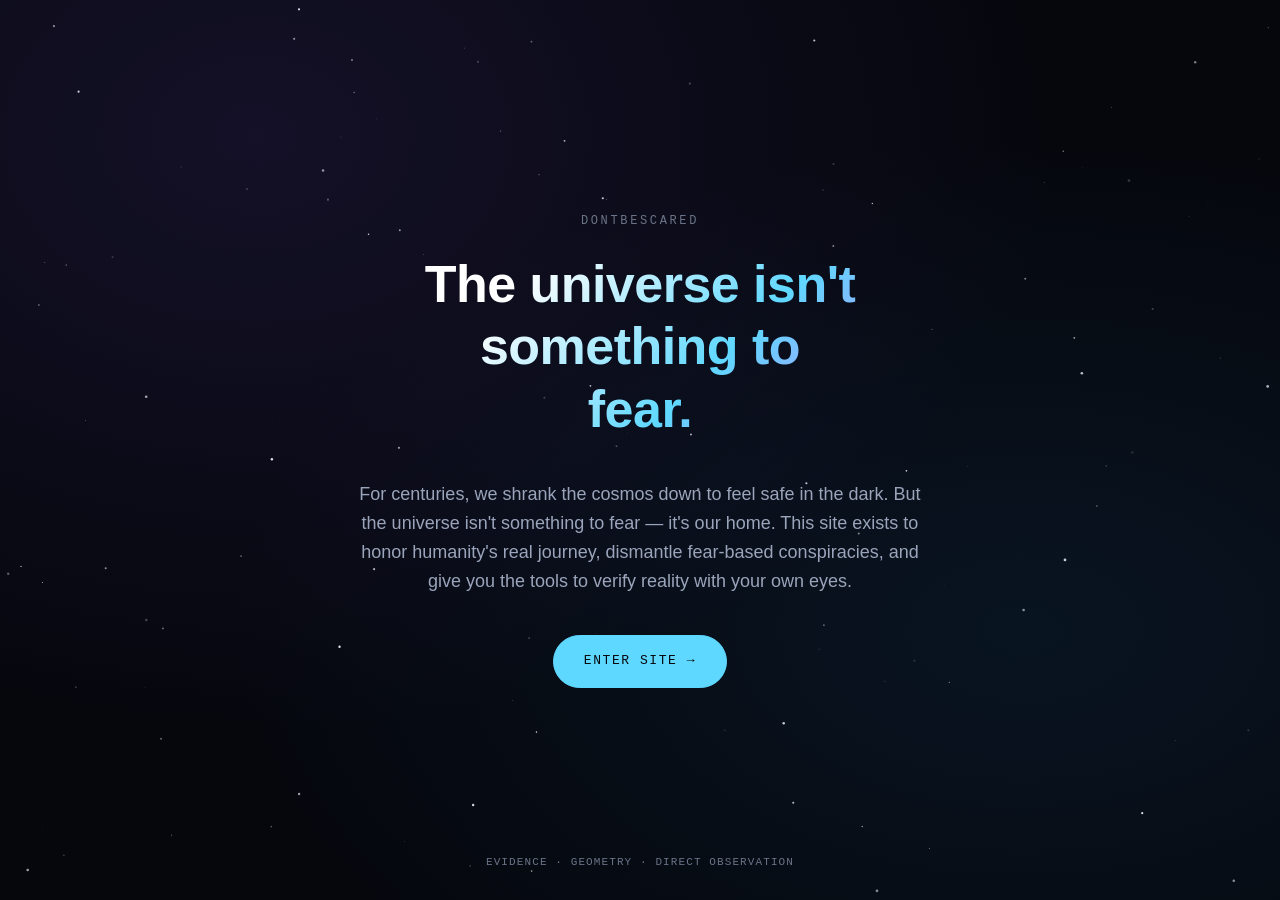
<file: index.html>
<!DOCTYPE html>
<html lang="en">
<head>
<meta charset="UTF-8" />
<meta name="viewport" content="width=device-width, initial-scale=1.0" />
<title>Don't Be Scared — Real Evidence for a Real Universe</title>
<meta name="description" content="Dismantling fear-based science denial, flat-earth myths, and space hoaxes through accessible evidence, physical geometry, and direct observational proof." />
<meta property="og:type" content="website" />
<meta property="og:url" content="https://dontbescared.dontbescared-website.workers.dev/" />
<meta property="og:title" content="Don't Be Scared — Real Evidence for a Real Universe" />
<meta property="og:description" content="Dismantling fear-based science denial, flat-earth myths, and space hoaxes through accessible evidence, physical geometry, and direct observational proof." />
<meta property="og:image" content="https://dontbescared.dontbescared-website.workers.dev/images/og-image.png" />
<meta name="twitter:card" content="summary_large_image" />
<meta name="twitter:title" content="Don't Be Scared — Real Evidence for a Real Universe" />
<meta name="twitter:description" content="Dismantling fear-based science denial, flat-earth myths, and space hoaxes through accessible evidence, physical geometry, and direct observational proof." />
<meta name="twitter:image" content="https://dontbescared.dontbescared-website.workers.dev/images/og-image.png" />
<link rel="icon" href="data:image/svg+xml,<svg xmlns=%22http://www.w3.org/2000/svg%22 viewBox=%220 0 100 100%22><circle cx=%2250%22 cy=%2250%22 r=%2242%22 fill=%22%2305070d%22 stroke=%22%235fd8ff%22 stroke-width=%224%22/><circle cx=%2250%22 cy=%2250%22 r=%226%22 fill=%22%235fd8ff%22/></svg>" />
<link rel="stylesheet" href="css/style.css" />
</head>
<body>
<canvas id="starfield" aria-hidden="true"></canvas>

<main class="splash">
  <div class="splash-mark">DONTBESCARED</div>
  <h1>The universe isn't something to fear.</h1>
  <p class="statement">
    For centuries, we shrank the cosmos down to feel safe in the dark.
    But the universe isn't something to fear&nbsp;&mdash; it's our home.
    This site exists to honor humanity's real journey, dismantle
    fear-based conspiracies, and give you the tools to verify reality
    with your own eyes.
  </p>
  <a class="btn" href="vault.html" id="enter-site">Enter Site &rarr;</a>
  <div class="splash-scroll">EVIDENCE &middot; GEOMETRY &middot; DIRECT OBSERVATION</div>
</main>

<script src="js/main.js"></script>
<script defer src="https://static.cloudflareinsights.com/beacon.min.js" data-cf-beacon='{"token": "571442f4a4af4cac98606122544e4e83"}'></script>
</body>
</html>
</file>
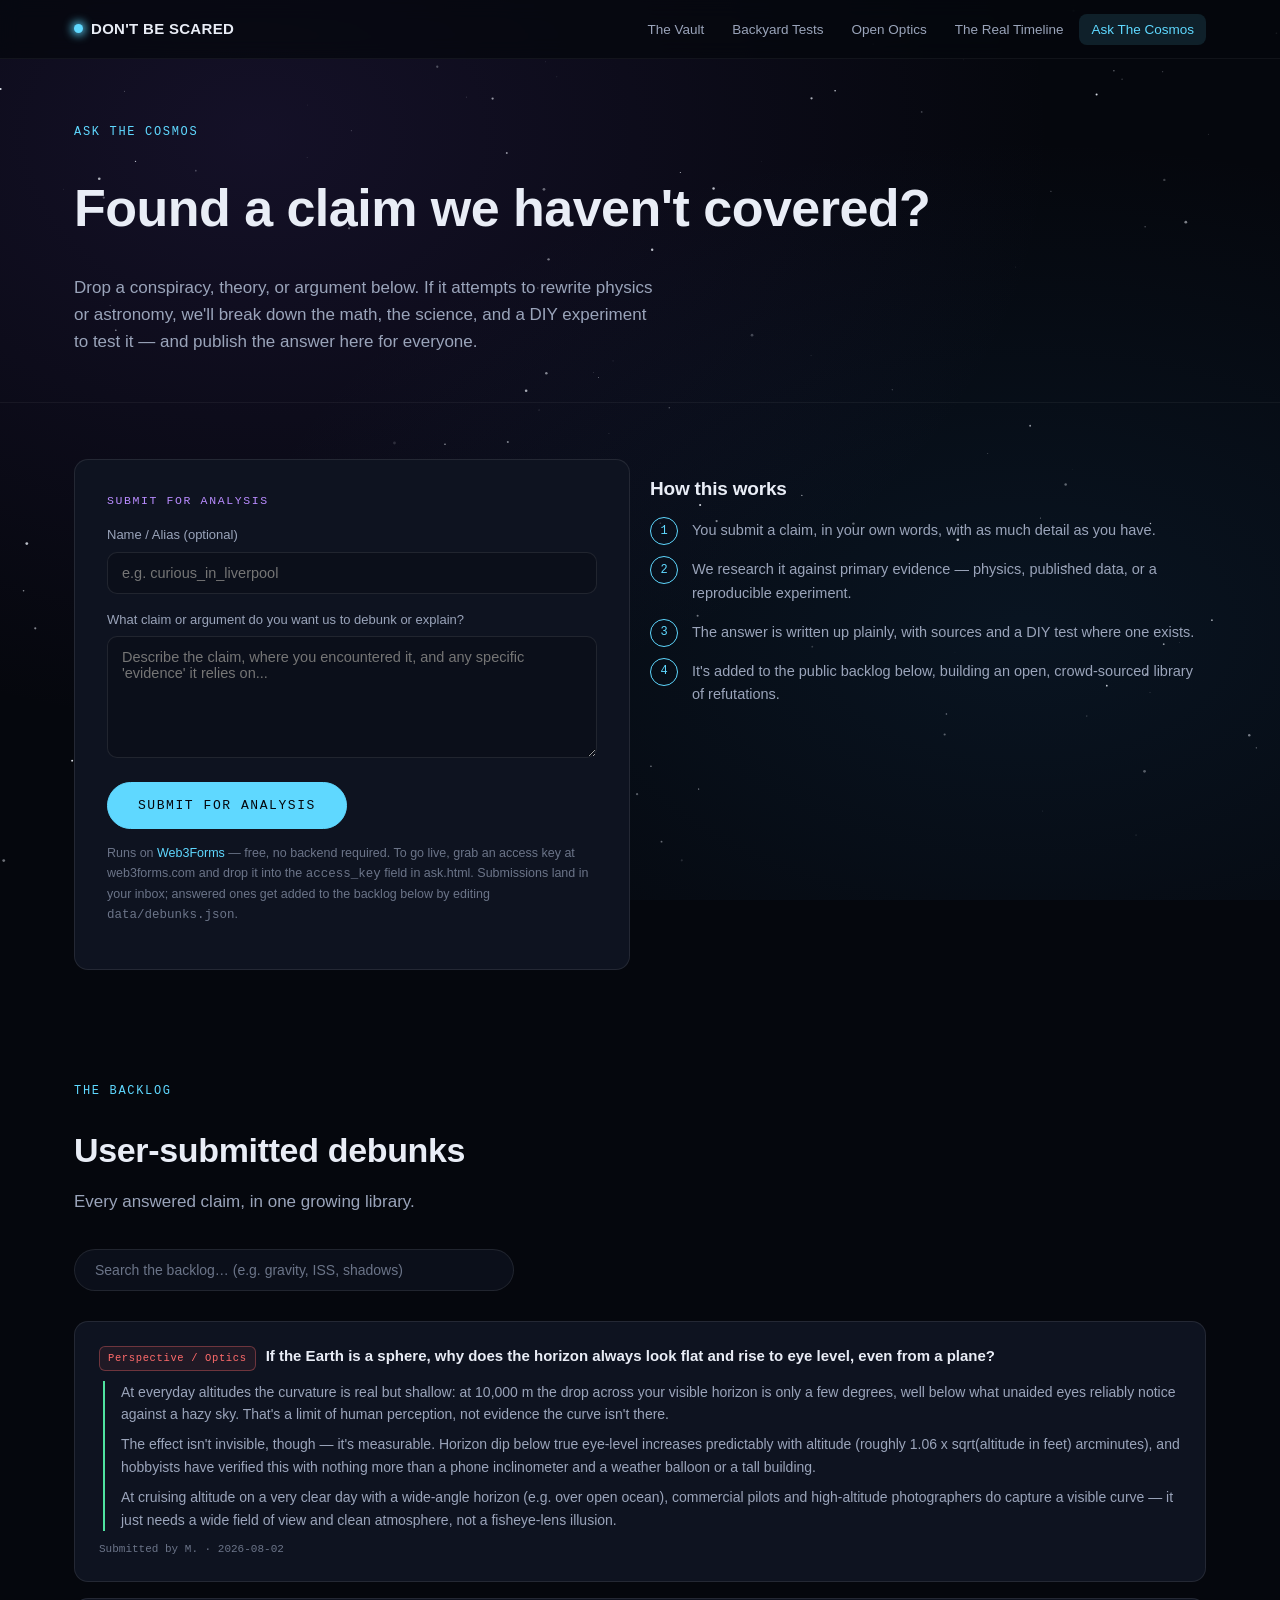
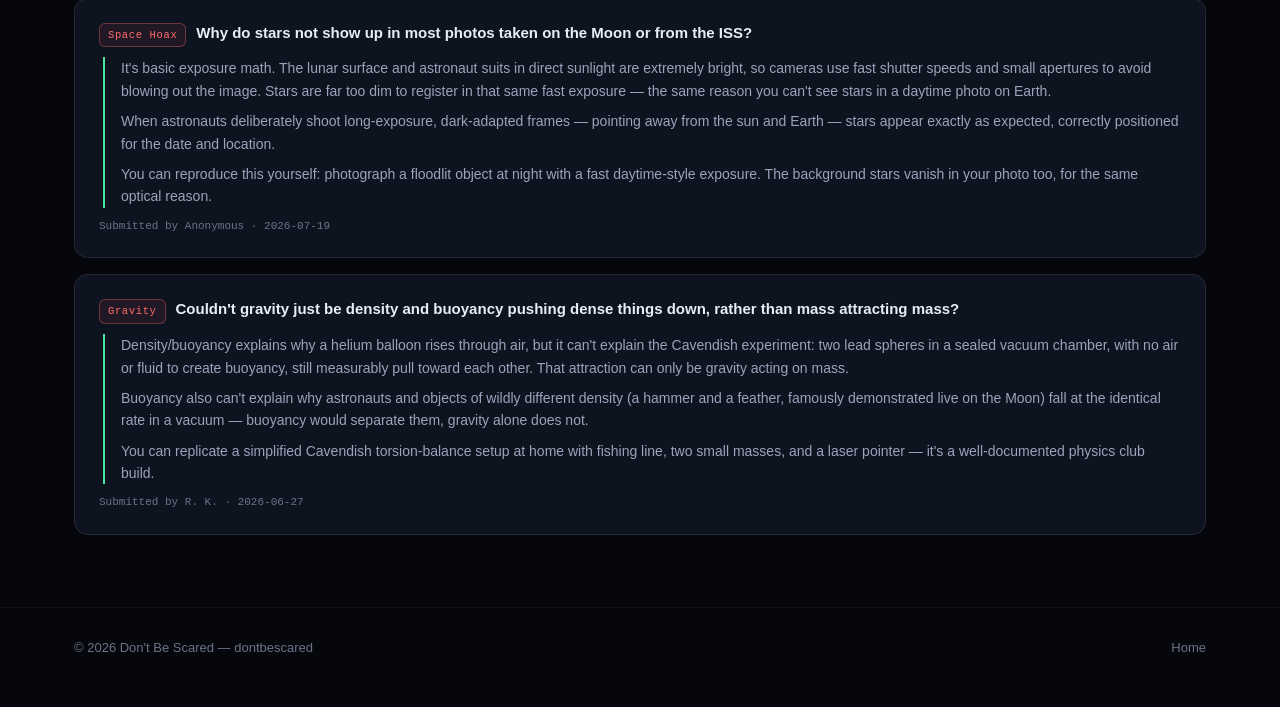
<file: ask.html>
<!DOCTYPE html>
<html lang="en">
<head>
<meta charset="UTF-8" />
<meta name="viewport" content="width=device-width, initial-scale=1.0" />
<title>Ask The Cosmos — Don't Be Scared</title>
<meta name="description" content="Submit a conspiracy, theory, or claim to be broken down against the evidence, and browse the growing library of crowd-sourced debunks." />
<meta property="og:type" content="website" />
<meta property="og:url" content="https://dontbescared.dontbescared-website.workers.dev/ask.html" />
<meta property="og:title" content="Ask The Cosmos — Don't Be Scared" />
<meta property="og:description" content="Submit a conspiracy, theory, or claim to be broken down against the evidence, and browse the growing library of crowd-sourced debunks." />
<meta property="og:image" content="https://dontbescared.dontbescared-website.workers.dev/images/og-image.png" />
<meta name="twitter:card" content="summary_large_image" />
<meta name="twitter:title" content="Ask The Cosmos — Don't Be Scared" />
<meta name="twitter:description" content="Submit a conspiracy, theory, or claim to be broken down against the evidence, and browse the growing library of crowd-sourced debunks." />
<meta name="twitter:image" content="https://dontbescared.dontbescared-website.workers.dev/images/og-image.png" />
<link rel="icon" href="data:image/svg+xml,<svg xmlns=%22http://www.w3.org/2000/svg%22 viewBox=%220 0 100 100%22><circle cx=%2250%22 cy=%2250%22 r=%2242%22 fill=%22%2305070d%22 stroke=%22%235fd8ff%22 stroke-width=%224%22/><circle cx=%2250%22 cy=%2250%22 r=%226%22 fill=%22%235fd8ff%22/></svg>" />
<link rel="stylesheet" href="css/style.css" />
</head>
<body>
<canvas id="starfield" aria-hidden="true"></canvas>

<header class="site-header">
  <nav class="nav">
    <a class="brand" href="index.html"><span class="brand-mark"></span> DON'T BE SCARED</a>
    <button class="nav-toggle" aria-label="Toggle navigation">&#9776;</button>
    <ul class="nav-links">
      <li><a href="vault.html">The Vault</a></li>
      <li><a href="backyard-tests.html">Backyard Tests</a></li>
      <li><a href="open-optics.html">Open Optics</a></li>
      <li><a href="timeline.html">The Real Timeline</a></li>
      <li><a href="ask.html">Ask The Cosmos</a></li>
    </ul>
  </nav>
</header>

<div class="page-hero">
  <div class="wrap">
    <div class="eyebrow">Ask The Cosmos</div>
    <h1>Found a claim we haven't covered?</h1>
    <p class="lede">
      Drop a conspiracy, theory, or argument below. If it attempts to
      rewrite physics or astronomy, we'll break down the math, the
      science, and a DIY experiment to test it &mdash; and publish the
      answer here for everyone.
    </p>
  </div>
</div>

<section>
  <div class="wrap">
    <div class="grid-2" style="align-items:start;">

      <div class="ask-box">
        <div class="ask-head">Submit for Analysis</div>
        <form class="ask-form" action="https://api.web3forms.com/submit" method="POST">
          <input type="hidden" name="access_key" value="ac97fd8f-2d9a-4eaa-84a2-c2a39773bbbc" />
          <input type="hidden" name="subject" value="New Ask The Cosmos submission — dontbescared" />
          <input type="checkbox" name="botcheck" class="hidden-field" tabindex="-1" autocomplete="off" aria-hidden="true" />
          <div class="form-row">
            <label for="alias">Name / Alias (optional)</label>
            <input type="text" id="alias" name="alias" placeholder="e.g. curious_in_liverpool" autocomplete="off" />
          </div>
          <div class="form-row">
            <label for="claim">What claim or argument do you want us to debunk or explain?</label>
            <textarea id="claim" name="message" rows="6" required placeholder="Describe the claim, where you encountered it, and any specific 'evidence' it relies on..."></textarea>
          </div>
          <button type="submit" class="btn">Submit For Analysis</button>
          <p class="form-status"></p>
          <p class="form-note">
            Runs on <a href="https://web3forms.com" target="_blank" rel="noopener">Web3Forms</a> &mdash;
            free, no backend required. To go live, grab an access key at
            web3forms.com and drop it into the <code>access_key</code>
            field in ask.html. Submissions land in your inbox; answered
            ones get added to the backlog below by editing
            <code>data/debunks.json</code>.
          </p>
        </form>
      </div>

      <div>
        <h3 style="margin-bottom:10px;">How this works</h3>
        <ol class="steps-numbered">
          <li>You submit a claim, in your own words, with as much detail as you have.</li>
          <li>We research it against primary evidence &mdash; physics, published data, or a reproducible experiment.</li>
          <li>The answer is written up plainly, with sources and a DIY test where one exists.</li>
          <li>It's added to the public backlog below, building an open, crowd-sourced library of refutations.</li>
        </ol>
      </div>

    </div>
  </div>
</section>

<section>
  <div class="wrap">
    <div class="section-head">
      <div class="eyebrow">The Backlog</div>
      <h2>User-submitted debunks</h2>
      <p class="lede">Every answered claim, in one growing library.</p>
    </div>
    <div class="search-row">
      <input type="search" id="debunk-search" class="search-input" placeholder="Search the backlog… (e.g. gravity, ISS, shadows)" aria-label="Search the debunks backlog" />
    </div>
    <p id="debunk-list-status">Loading submitted claims&hellip;</p>
    <div id="debunk-list"></div>
  </div>
</section>

<footer class="site-footer">
  <div class="wrap" style="display:flex; justify-content:space-between; flex-wrap:wrap; gap:12px; width:100%;">
    <span>&copy; 2026 Don't Be Scared &mdash; dontbescared</span>
    <span><a href="index.html">Home</a></span>
  </div>
</footer>

<script src="js/main.js"></script>
<script src="js/debunks.js"></script>
<script defer src="https://static.cloudflareinsights.com/beacon.min.js" data-cf-beacon='{"token": "571442f4a4af4cac98606122544e4e83"}'></script>
</body>
</html>
</file>
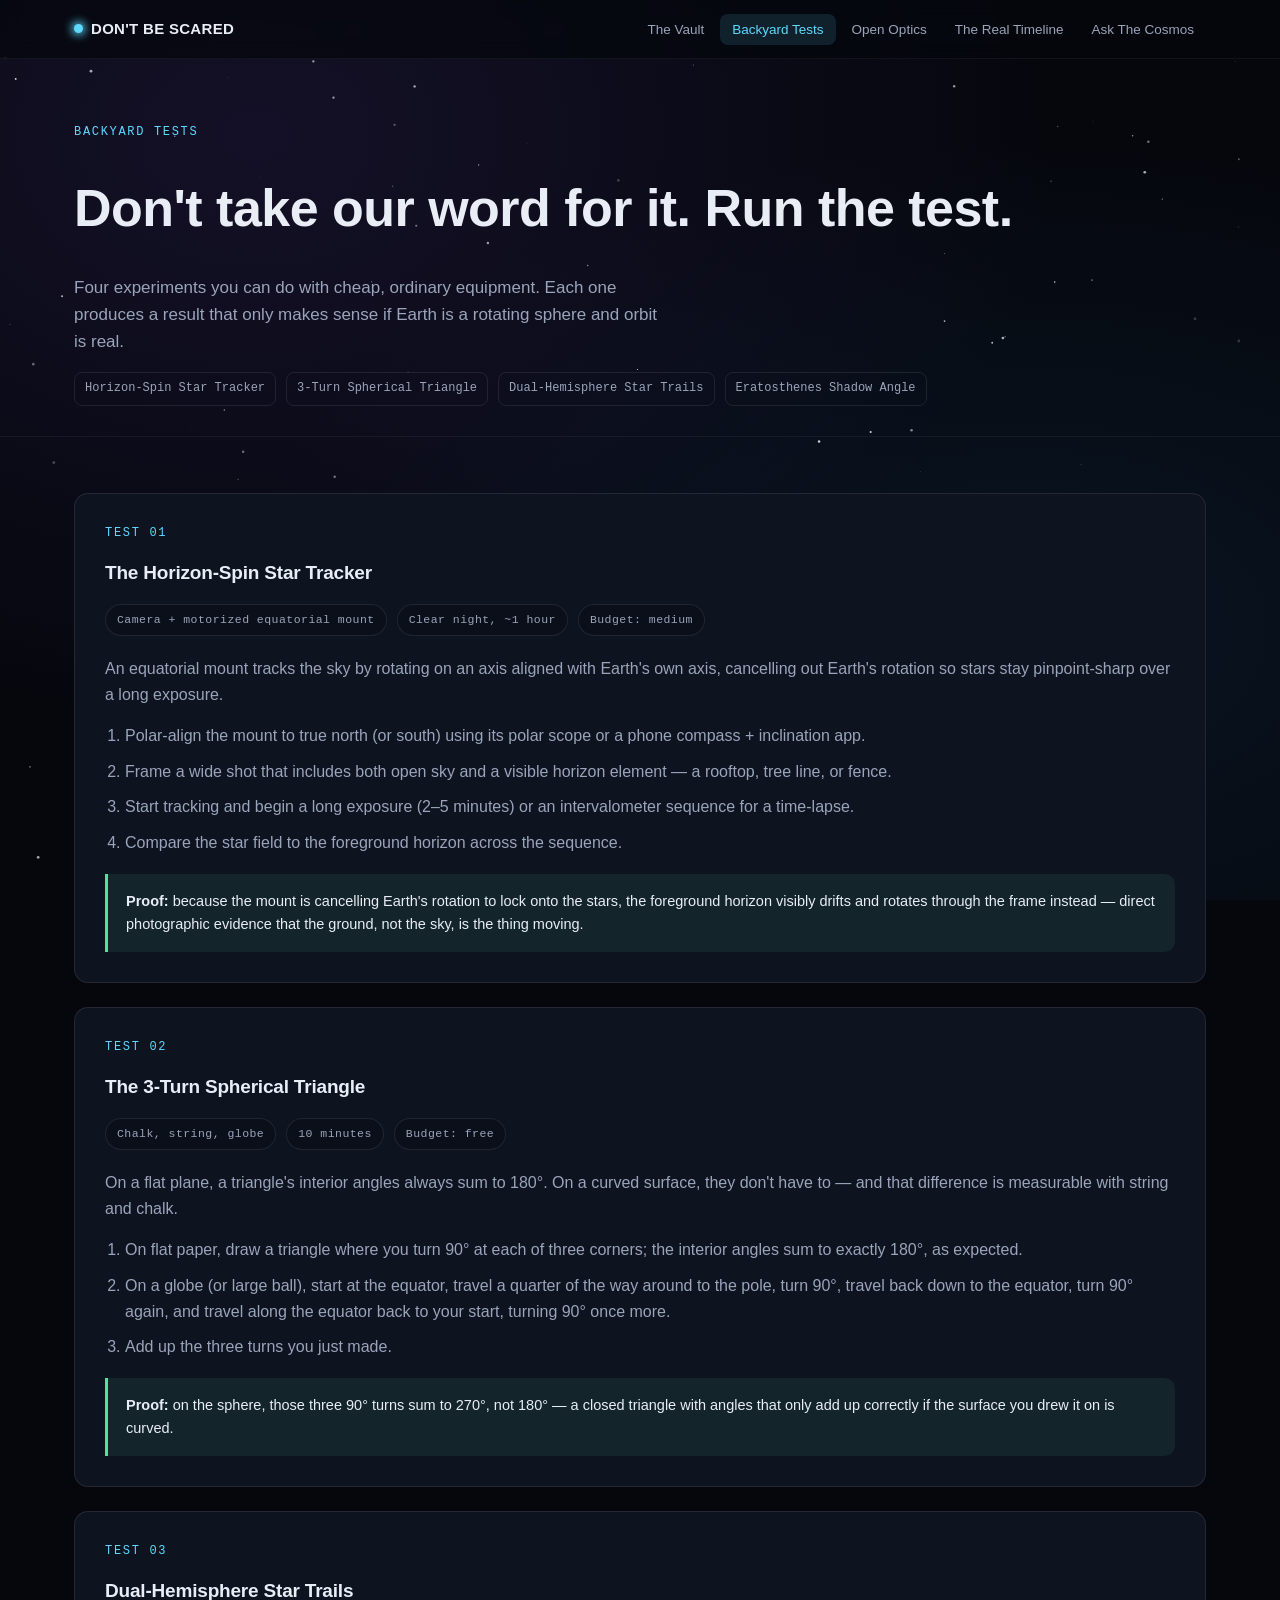
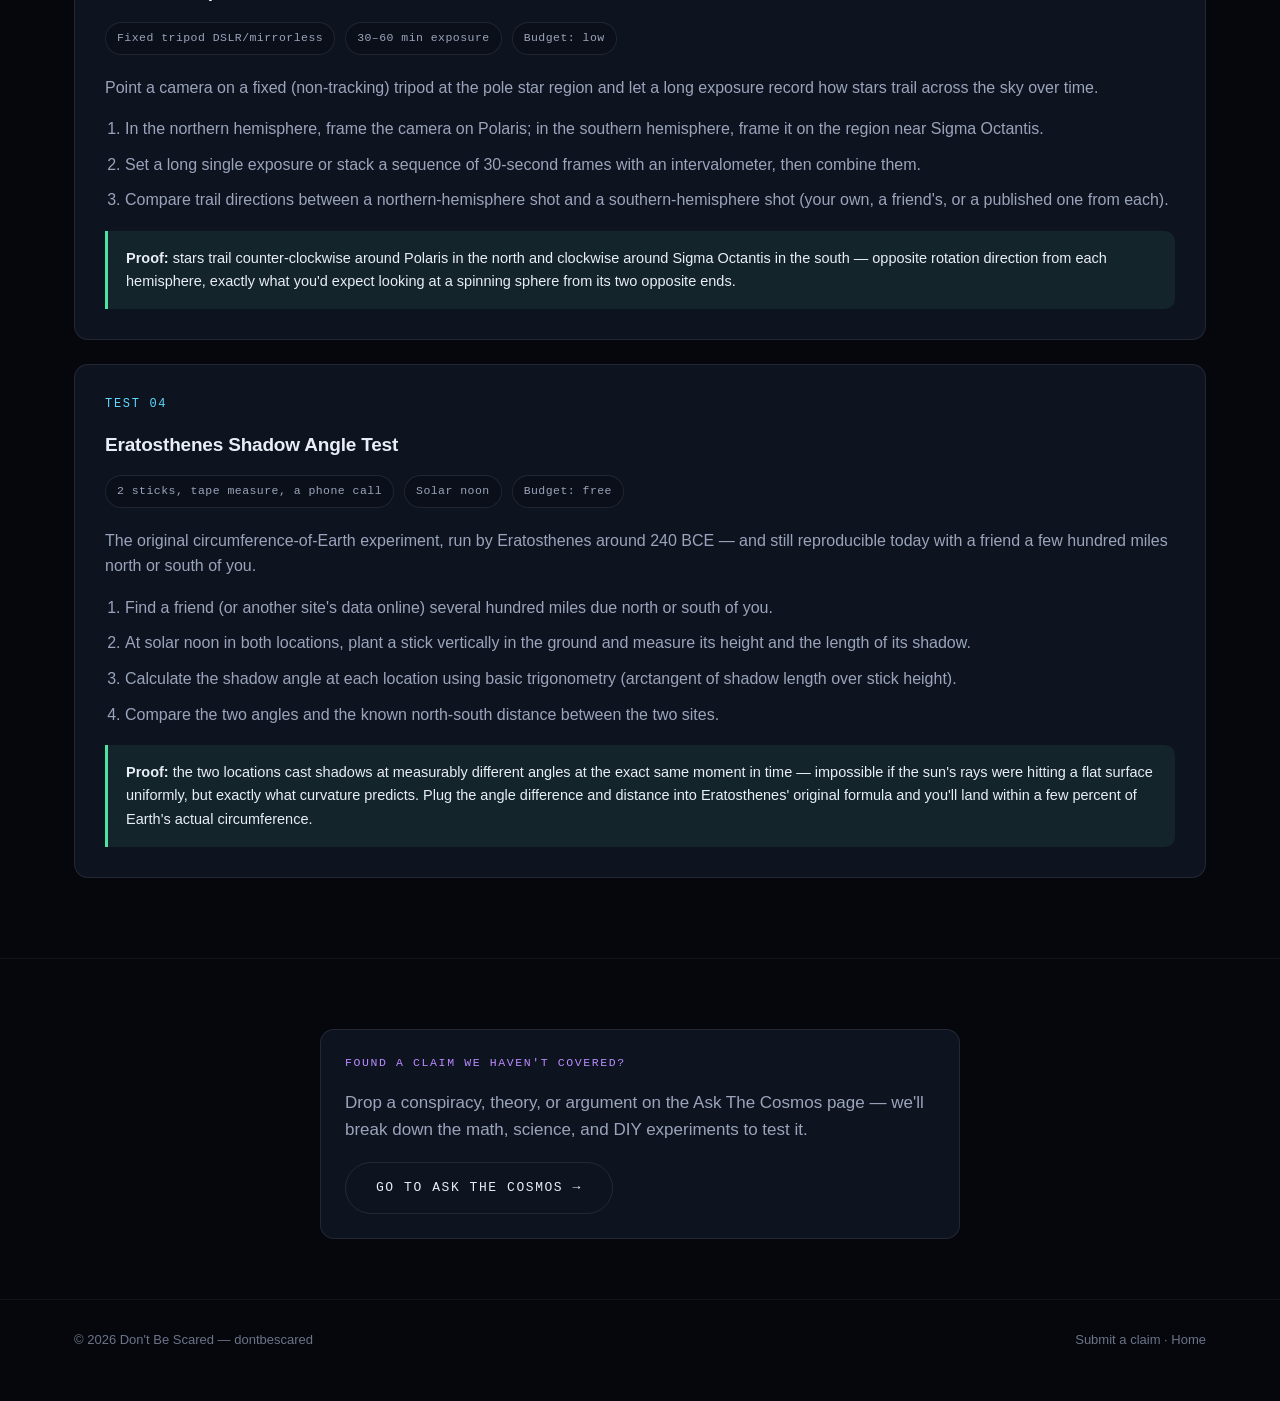
<file: backyard-tests.html>
<!DOCTYPE html>
<html lang="en">
<head>
<meta charset="UTF-8" />
<meta name="viewport" content="width=device-width, initial-scale=1.0" />
<title>Backyard Tests — Don't Be Scared</title>
<meta name="description" content="DIY physics, geometry, and camera experiments you can run yourself to verify Earth's shape, motion, and the reality of orbit." />
<meta property="og:type" content="website" />
<meta property="og:url" content="https://dontbescared.dontbescared-website.workers.dev/backyard-tests.html" />
<meta property="og:title" content="Backyard Tests — Don't Be Scared" />
<meta property="og:description" content="DIY physics, geometry, and camera experiments you can run yourself to verify Earth's shape, motion, and the reality of orbit." />
<meta property="og:image" content="https://dontbescared.dontbescared-website.workers.dev/images/og-image.png" />
<meta name="twitter:card" content="summary_large_image" />
<meta name="twitter:title" content="Backyard Tests — Don't Be Scared" />
<meta name="twitter:description" content="DIY physics, geometry, and camera experiments you can run yourself to verify Earth's shape, motion, and the reality of orbit." />
<meta name="twitter:image" content="https://dontbescared.dontbescared-website.workers.dev/images/og-image.png" />
<link rel="icon" href="data:image/svg+xml,<svg xmlns=%22http://www.w3.org/2000/svg%22 viewBox=%220 0 100 100%22><circle cx=%2250%22 cy=%2250%22 r=%2242%22 fill=%22%2305070d%22 stroke=%22%235fd8ff%22 stroke-width=%224%22/><circle cx=%2250%22 cy=%2250%22 r=%226%22 fill=%22%235fd8ff%22/></svg>" />
<link rel="stylesheet" href="css/style.css" />
</head>
<body>
<canvas id="starfield" aria-hidden="true"></canvas>

<header class="site-header">
  <nav class="nav">
    <a class="brand" href="index.html"><span class="brand-mark"></span> DON'T BE SCARED</a>
    <button class="nav-toggle" aria-label="Toggle navigation">&#9776;</button>
    <ul class="nav-links">
      <li><a href="vault.html">The Vault</a></li>
      <li><a href="backyard-tests.html">Backyard Tests</a></li>
      <li><a href="open-optics.html">Open Optics</a></li>
      <li><a href="timeline.html">The Real Timeline</a></li>
      <li><a href="ask.html">Ask The Cosmos</a></li>
    </ul>
  </nav>
</header>

<div class="page-hero">
  <div class="wrap">
    <div class="eyebrow">Backyard Tests</div>
    <h1>Don't take our word for it. Run the test.</h1>
    <p class="lede">
      Four experiments you can do with cheap, ordinary equipment. Each
      one produces a result that only makes sense if Earth is a rotating
      sphere and orbit is real.
    </p>
    <div class="anchor-links">
      <a href="#star-tracker">Horizon-Spin Star Tracker</a>
      <a href="#spherical-triangle">3-Turn Spherical Triangle</a>
      <a href="#star-trails">Dual-Hemisphere Star Trails</a>
      <a href="#eratosthenes">Eratosthenes Shadow Angle</a>
    </div>
  </div>
</div>

<section>
  <div class="wrap">

    <article class="exp-card" id="star-tracker">
      <div class="eyebrow">Test 01</div>
      <h3>The Horizon-Spin Star Tracker</h3>
      <div class="exp-meta">
        <span class="chip">Camera + motorized equatorial mount</span>
        <span class="chip">Clear night, ~1 hour</span>
        <span class="chip">Budget: medium</span>
      </div>
      <p>
        An equatorial mount tracks the sky by rotating on an axis aligned
        with Earth's own axis, cancelling out Earth's rotation so stars
        stay pinpoint-sharp over a long exposure.
      </p>
      <ol class="exp-steps">
        <li>Polar-align the mount to true north (or south) using its polar scope or a phone compass + inclination app.</li>
        <li>Frame a wide shot that includes both open sky and a visible horizon element &mdash; a rooftop, tree line, or fence.</li>
        <li>Start tracking and begin a long exposure (2&ndash;5 minutes) or an intervalometer sequence for a time-lapse.</li>
        <li>Compare the star field to the foreground horizon across the sequence.</li>
      </ol>
      <div class="exp-proof">
        <strong>Proof:</strong> because the mount is cancelling Earth's
        rotation to lock onto the stars, the foreground horizon
        visibly drifts and rotates through the frame instead &mdash;
        direct photographic evidence that the ground, not the sky, is
        the thing moving.
      </div>
    </article>

    <article class="exp-card" id="spherical-triangle">
      <div class="eyebrow">Test 02</div>
      <h3>The 3-Turn Spherical Triangle</h3>
      <div class="exp-meta">
        <span class="chip">Chalk, string, globe</span>
        <span class="chip">10 minutes</span>
        <span class="chip">Budget: free</span>
      </div>
      <p>
        On a flat plane, a triangle's interior angles always sum to
        180&deg;. On a curved surface, they don't have to &mdash; and
        that difference is measurable with string and chalk.
      </p>
      <ol class="exp-steps">
        <li>On flat paper, draw a triangle where you turn 90&deg; at each of three corners; the interior angles sum to exactly 180&deg;, as expected.</li>
        <li>On a globe (or large ball), start at the equator, travel a quarter of the way around to the pole, turn 90&deg;, travel back down to the equator, turn 90&deg; again, and travel along the equator back to your start, turning 90&deg; once more.</li>
        <li>Add up the three turns you just made.</li>
      </ol>
      <div class="exp-proof">
        <strong>Proof:</strong> on the sphere, those three 90&deg; turns
        sum to 270&deg;, not 180&deg; &mdash; a closed triangle with
        angles that only add up correctly if the surface you drew it on
        is curved.
      </div>
    </article>

    <article class="exp-card" id="star-trails">
      <div class="eyebrow">Test 03</div>
      <h3>Dual-Hemisphere Star Trails</h3>
      <div class="exp-meta">
        <span class="chip">Fixed tripod DSLR/mirrorless</span>
        <span class="chip">30&ndash;60 min exposure</span>
        <span class="chip">Budget: low</span>
      </div>
      <p>
        Point a camera on a fixed (non-tracking) tripod at the pole star
        region and let a long exposure record how stars trail across
        the sky over time.
      </p>
      <ol class="exp-steps">
        <li>In the northern hemisphere, frame the camera on Polaris; in the southern hemisphere, frame it on the region near Sigma Octantis.</li>
        <li>Set a long single exposure or stack a sequence of 30-second frames with an intervalometer, then combine them.</li>
        <li>Compare trail directions between a northern-hemisphere shot and a southern-hemisphere shot (your own, a friend's, or a published one from each).</li>
      </ol>
      <div class="exp-proof">
        <strong>Proof:</strong> stars trail counter-clockwise around
        Polaris in the north and clockwise around Sigma Octantis in the
        south &mdash; opposite rotation direction from each hemisphere,
        exactly what you'd expect looking at a spinning sphere from its
        two opposite ends.
      </div>
    </article>

    <article class="exp-card" id="eratosthenes">
      <div class="eyebrow">Test 04</div>
      <h3>Eratosthenes Shadow Angle Test</h3>
      <div class="exp-meta">
        <span class="chip">2 sticks, tape measure, a phone call</span>
        <span class="chip">Solar noon</span>
        <span class="chip">Budget: free</span>
      </div>
      <p>
        The original circumference-of-Earth experiment, run by
        Eratosthenes around 240 BCE &mdash; and still reproducible today
        with a friend a few hundred miles north or south of you.
      </p>
      <ol class="exp-steps">
        <li>Find a friend (or another site's data online) several hundred miles due north or south of you.</li>
        <li>At solar noon in both locations, plant a stick vertically in the ground and measure its height and the length of its shadow.</li>
        <li>Calculate the shadow angle at each location using basic trigonometry (arctangent of shadow length over stick height).</li>
        <li>Compare the two angles and the known north-south distance between the two sites.</li>
      </ol>
      <div class="exp-proof">
        <strong>Proof:</strong> the two locations cast shadows at
        measurably different angles at the exact same moment in time
        &mdash; impossible if the sun's rays were hitting a flat
        surface uniformly, but exactly what curvature predicts. Plug the
        angle difference and distance into Eratosthenes' original
        formula and you'll land within a few percent of Earth's actual
        circumference.
      </div>
    </article>

  </div>
</section>

<section class="footer-cta">
  <div class="wrap">
    <div class="ask-box compact">
      <div class="ask-head">Found a claim we haven't covered?</div>
      <p class="lede" style="margin-bottom:18px;">Drop a conspiracy, theory, or argument on the Ask The Cosmos page &mdash; we'll break down the math, science, and DIY experiments to test it.</p>
      <a class="btn btn-outline" href="ask.html">Go to Ask The Cosmos &rarr;</a>
    </div>
  </div>
</section>

<footer class="site-footer">
  <div class="wrap" style="display:flex; justify-content:space-between; flex-wrap:wrap; gap:12px; width:100%;">
    <span>&copy; 2026 Don't Be Scared &mdash; dontbescared</span>
    <span><a href="ask.html">Submit a claim</a> &middot; <a href="index.html">Home</a></span>
  </div>
</footer>

<script src="js/main.js"></script>
<script defer src="https://static.cloudflareinsights.com/beacon.min.js" data-cf-beacon='{"token": "571442f4a4af4cac98606122544e4e83"}'></script>
</body>
</html>
</file>
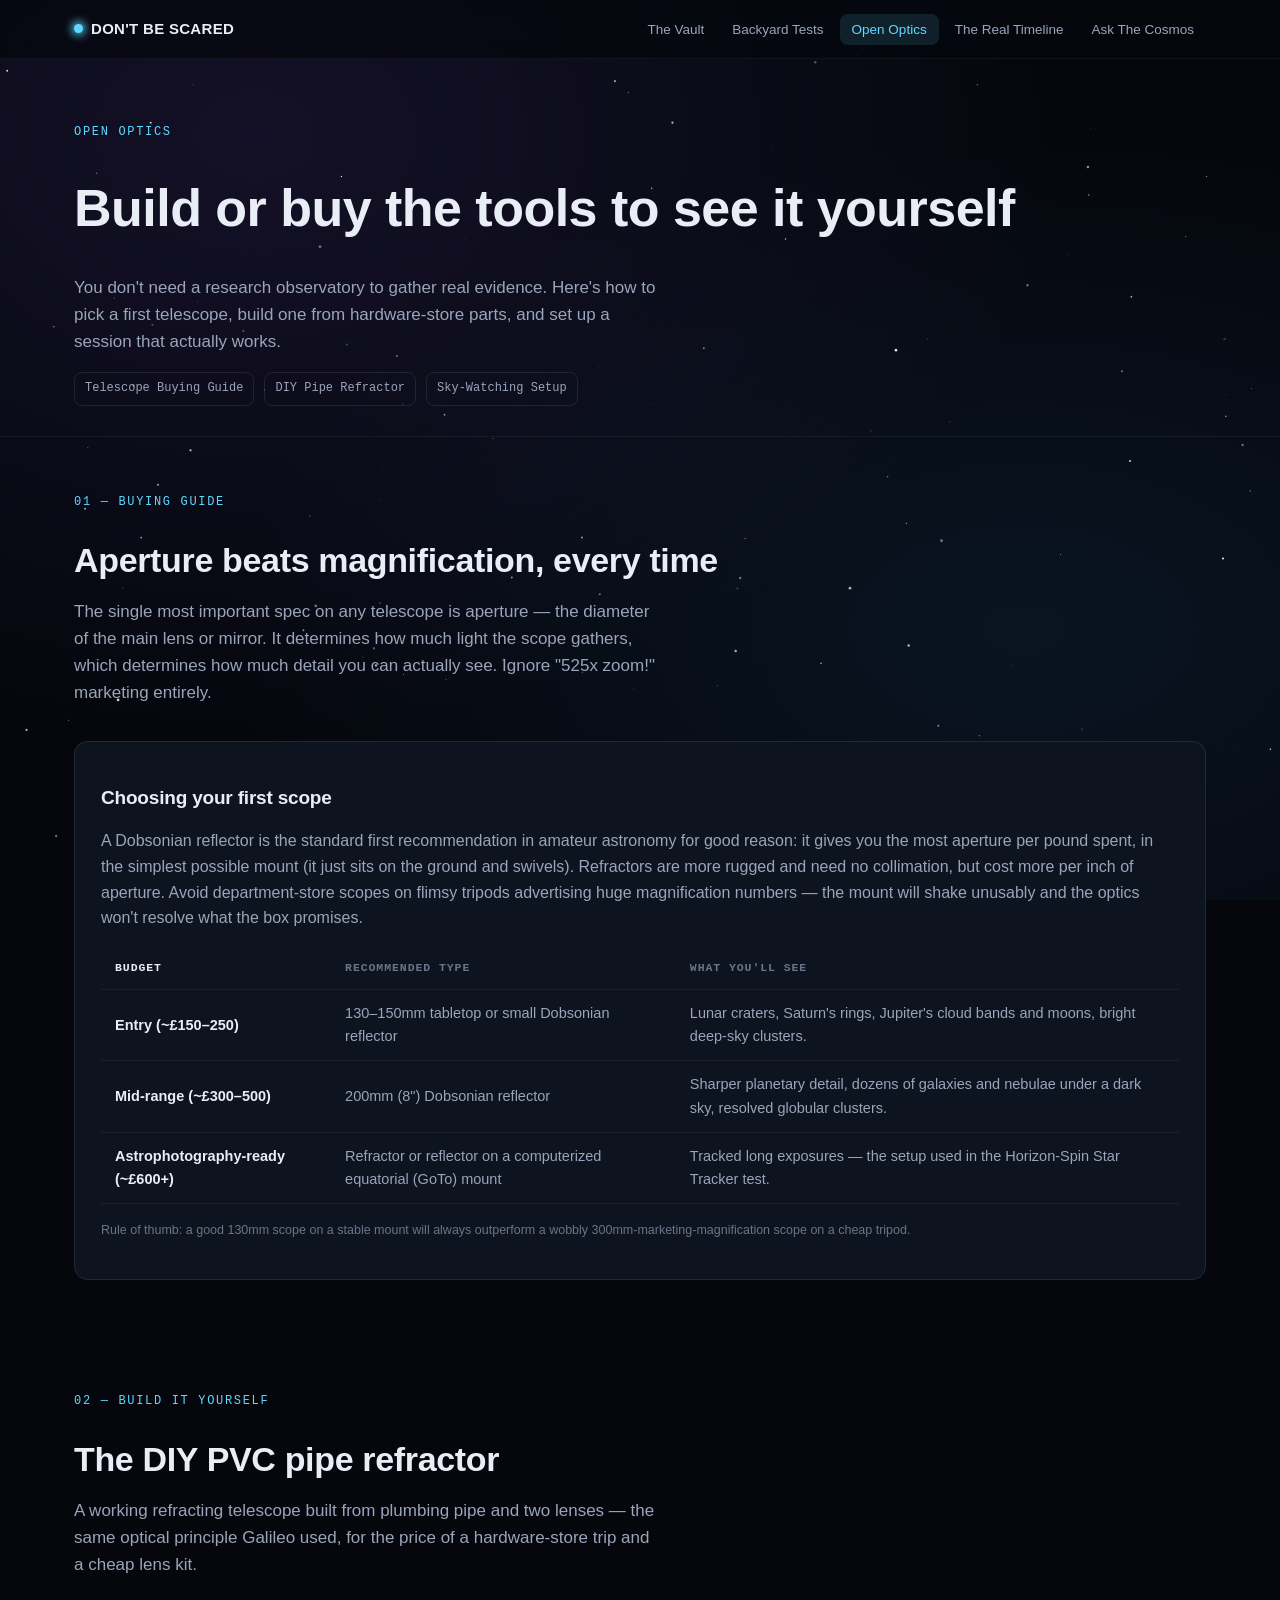
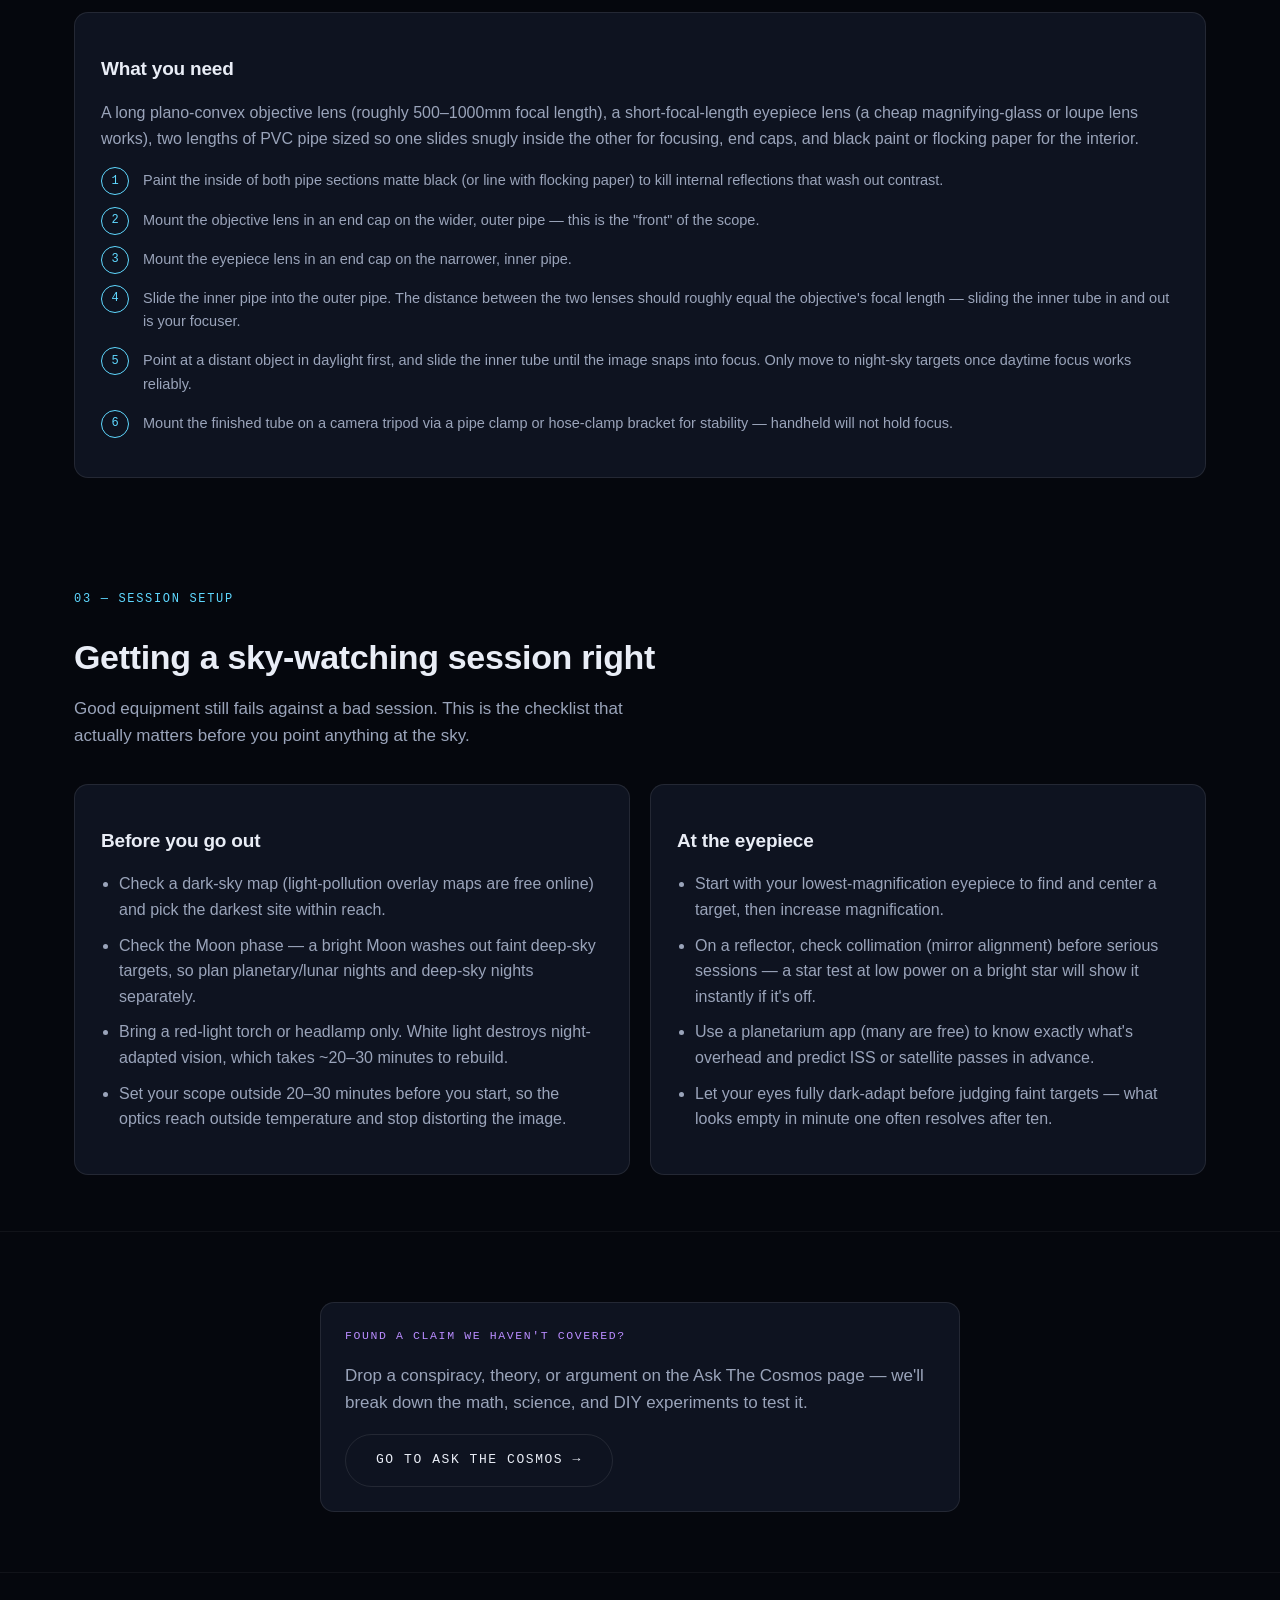
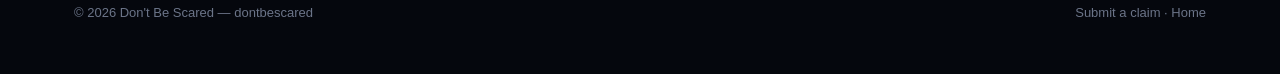
<file: open-optics.html>
<!DOCTYPE html>
<html lang="en">
<head>
<meta charset="UTF-8" />
<meta name="viewport" content="width=device-width, initial-scale=1.0" />
<title>Open Optics — Don't Be Scared</title>
<meta name="description" content="Telescope buying guides, a DIY pipe refractor build, and a sky-watching setup checklist so you can capture your own evidence." />
<meta property="og:type" content="website" />
<meta property="og:url" content="https://dontbescared.dontbescared-website.workers.dev/open-optics.html" />
<meta property="og:title" content="Open Optics — Don't Be Scared" />
<meta property="og:description" content="Telescope buying guides, a DIY pipe refractor build, and a sky-watching setup checklist so you can capture your own evidence." />
<meta property="og:image" content="https://dontbescared.dontbescared-website.workers.dev/images/og-image.png" />
<meta name="twitter:card" content="summary_large_image" />
<meta name="twitter:title" content="Open Optics — Don't Be Scared" />
<meta name="twitter:description" content="Telescope buying guides, a DIY pipe refractor build, and a sky-watching setup checklist so you can capture your own evidence." />
<meta name="twitter:image" content="https://dontbescared.dontbescared-website.workers.dev/images/og-image.png" />
<link rel="icon" href="data:image/svg+xml,<svg xmlns=%22http://www.w3.org/2000/svg%22 viewBox=%220 0 100 100%22><circle cx=%2250%22 cy=%2250%22 r=%2242%22 fill=%22%2305070d%22 stroke=%22%235fd8ff%22 stroke-width=%224%22/><circle cx=%2250%22 cy=%2250%22 r=%226%22 fill=%22%235fd8ff%22/></svg>" />
<link rel="stylesheet" href="css/style.css" />
</head>
<body>
<canvas id="starfield" aria-hidden="true"></canvas>

<header class="site-header">
  <nav class="nav">
    <a class="brand" href="index.html"><span class="brand-mark"></span> DON'T BE SCARED</a>
    <button class="nav-toggle" aria-label="Toggle navigation">&#9776;</button>
    <ul class="nav-links">
      <li><a href="vault.html">The Vault</a></li>
      <li><a href="backyard-tests.html">Backyard Tests</a></li>
      <li><a href="open-optics.html">Open Optics</a></li>
      <li><a href="timeline.html">The Real Timeline</a></li>
      <li><a href="ask.html">Ask The Cosmos</a></li>
    </ul>
  </nav>
</header>

<div class="page-hero">
  <div class="wrap">
    <div class="eyebrow">Open Optics</div>
    <h1>Build or buy the tools to see it yourself</h1>
    <p class="lede">
      You don't need a research observatory to gather real evidence.
      Here's how to pick a first telescope, build one from hardware-store
      parts, and set up a session that actually works.
    </p>
    <div class="anchor-links">
      <a href="#buying-guide">Telescope Buying Guide</a>
      <a href="#diy-refractor">DIY Pipe Refractor</a>
      <a href="#setup">Sky-Watching Setup</a>
    </div>
  </div>
</div>

<section id="buying-guide">
  <div class="wrap">
    <div class="section-head">
      <div class="eyebrow">01 &mdash; Buying Guide</div>
      <h2>Aperture beats magnification, every time</h2>
      <p class="lede">The single most important spec on any telescope is aperture &mdash; the diameter of the main lens or mirror. It determines how much light the scope gathers, which determines how much detail you can actually see. Ignore "525x zoom!" marketing entirely.</p>
    </div>

    <div class="card">
      <h3>Choosing your first scope</h3>
      <p style="margin-top:10px;">
        A Dobsonian reflector is the standard first recommendation in
        amateur astronomy for good reason: it gives you the most aperture
        per pound spent, in the simplest possible mount (it just sits on
        the ground and swivels). Refractors are more rugged and need no
        collimation, but cost more per inch of aperture. Avoid
        department-store scopes on flimsy tripods advertising huge
        magnification numbers &mdash; the mount will shake unusably and
        the optics won't resolve what the box promises.
      </p>
      <table class="tier-table">
        <thead>
          <tr><th>Budget</th><th>Recommended type</th><th>What you'll see</th></tr>
        </thead>
        <tbody>
          <tr>
            <td>Entry (~&pound;150&ndash;250)</td>
            <td>130&ndash;150mm tabletop or small Dobsonian reflector</td>
            <td>Lunar craters, Saturn's rings, Jupiter's cloud bands and moons, bright deep-sky clusters.</td>
          </tr>
          <tr>
            <td>Mid-range (~&pound;300&ndash;500)</td>
            <td>200mm (8") Dobsonian reflector</td>
            <td>Sharper planetary detail, dozens of galaxies and nebulae under a dark sky, resolved globular clusters.</td>
          </tr>
          <tr>
            <td>Astrophotography-ready (~&pound;600+)</td>
            <td>Refractor or reflector on a computerized equatorial (GoTo) mount</td>
            <td>Tracked long exposures &mdash; the setup used in the Horizon-Spin Star Tracker test.</td>
          </tr>
        </tbody>
      </table>
      <p class="form-note" style="margin-top:16px;">Rule of thumb: a good 130mm scope on a stable mount will always outperform a wobbly 300mm-marketing-magnification scope on a cheap tripod.</p>
    </div>
  </div>
</section>

<section id="diy-refractor">
  <div class="wrap">
    <div class="section-head">
      <div class="eyebrow">02 &mdash; Build It Yourself</div>
      <h2>The DIY PVC pipe refractor</h2>
      <p class="lede">A working refracting telescope built from plumbing pipe and two lenses &mdash; the same optical principle Galileo used, for the price of a hardware-store trip and a cheap lens kit.</p>
    </div>
    <div class="card">
      <h3>What you need</h3>
      <p style="margin-top:10px; color:var(--text-dim);">
        A long plano-convex objective lens (roughly 500&ndash;1000mm
        focal length), a short-focal-length eyepiece lens (a cheap
        magnifying-glass or loupe lens works), two lengths of PVC pipe
        sized so one slides snugly inside the other for focusing, end
        caps, and black paint or flocking paper for the interior.
      </p>
      <ol class="steps-numbered">
        <li>Paint the inside of both pipe sections matte black (or line with flocking paper) to kill internal reflections that wash out contrast.</li>
        <li>Mount the objective lens in an end cap on the wider, outer pipe &mdash; this is the "front" of the scope.</li>
        <li>Mount the eyepiece lens in an end cap on the narrower, inner pipe.</li>
        <li>Slide the inner pipe into the outer pipe. The distance between the two lenses should roughly equal the objective's focal length &mdash; sliding the inner tube in and out is your focuser.</li>
        <li>Point at a distant object in daylight first, and slide the inner tube until the image snaps into focus. Only move to night-sky targets once daytime focus works reliably.</li>
        <li>Mount the finished tube on a camera tripod via a pipe clamp or hose-clamp bracket for stability &mdash; handheld will not hold focus.</li>
      </ol>
    </div>
  </div>
</section>

<section id="setup">
  <div class="wrap">
    <div class="section-head">
      <div class="eyebrow">03 &mdash; Session Setup</div>
      <h2>Getting a sky-watching session right</h2>
      <p class="lede">Good equipment still fails against a bad session. This is the checklist that actually matters before you point anything at the sky.</p>
    </div>
    <div class="grid-2">
      <div class="card">
        <h3>Before you go out</h3>
        <ul style="color:var(--text-dim); padding-left:18px;">
          <li style="margin-bottom:10px;">Check a dark-sky map (light-pollution overlay maps are free online) and pick the darkest site within reach.</li>
          <li style="margin-bottom:10px;">Check the Moon phase &mdash; a bright Moon washes out faint deep-sky targets, so plan planetary/lunar nights and deep-sky nights separately.</li>
          <li style="margin-bottom:10px;">Bring a red-light torch or headlamp only. White light destroys night-adapted vision, which takes ~20&ndash;30 minutes to rebuild.</li>
          <li>Set your scope outside 20&ndash;30 minutes before you start, so the optics reach outside temperature and stop distorting the image.</li>
        </ul>
      </div>
      <div class="card">
        <h3>At the eyepiece</h3>
        <ul style="color:var(--text-dim); padding-left:18px;">
          <li style="margin-bottom:10px;">Start with your lowest-magnification eyepiece to find and center a target, then increase magnification.</li>
          <li style="margin-bottom:10px;">On a reflector, check collimation (mirror alignment) before serious sessions &mdash; a star test at low power on a bright star will show it instantly if it's off.</li>
          <li style="margin-bottom:10px;">Use a planetarium app (many are free) to know exactly what's overhead and predict ISS or satellite passes in advance.</li>
          <li>Let your eyes fully dark-adapt before judging faint targets &mdash; what looks empty in minute one often resolves after ten.</li>
        </ul>
      </div>
    </div>
  </div>
</section>

<section class="footer-cta">
  <div class="wrap">
    <div class="ask-box compact">
      <div class="ask-head">Found a claim we haven't covered?</div>
      <p class="lede" style="margin-bottom:18px;">Drop a conspiracy, theory, or argument on the Ask The Cosmos page &mdash; we'll break down the math, science, and DIY experiments to test it.</p>
      <a class="btn btn-outline" href="ask.html">Go to Ask The Cosmos &rarr;</a>
    </div>
  </div>
</section>

<footer class="site-footer">
  <div class="wrap" style="display:flex; justify-content:space-between; flex-wrap:wrap; gap:12px; width:100%;">
    <span>&copy; 2026 Don't Be Scared &mdash; dontbescared</span>
    <span><a href="ask.html">Submit a claim</a> &middot; <a href="index.html">Home</a></span>
  </div>
</footer>

<script src="js/main.js"></script>
<script defer src="https://static.cloudflareinsights.com/beacon.min.js" data-cf-beacon='{"token": "571442f4a4af4cac98606122544e4e83"}'></script>
</body>
</html>
</file>
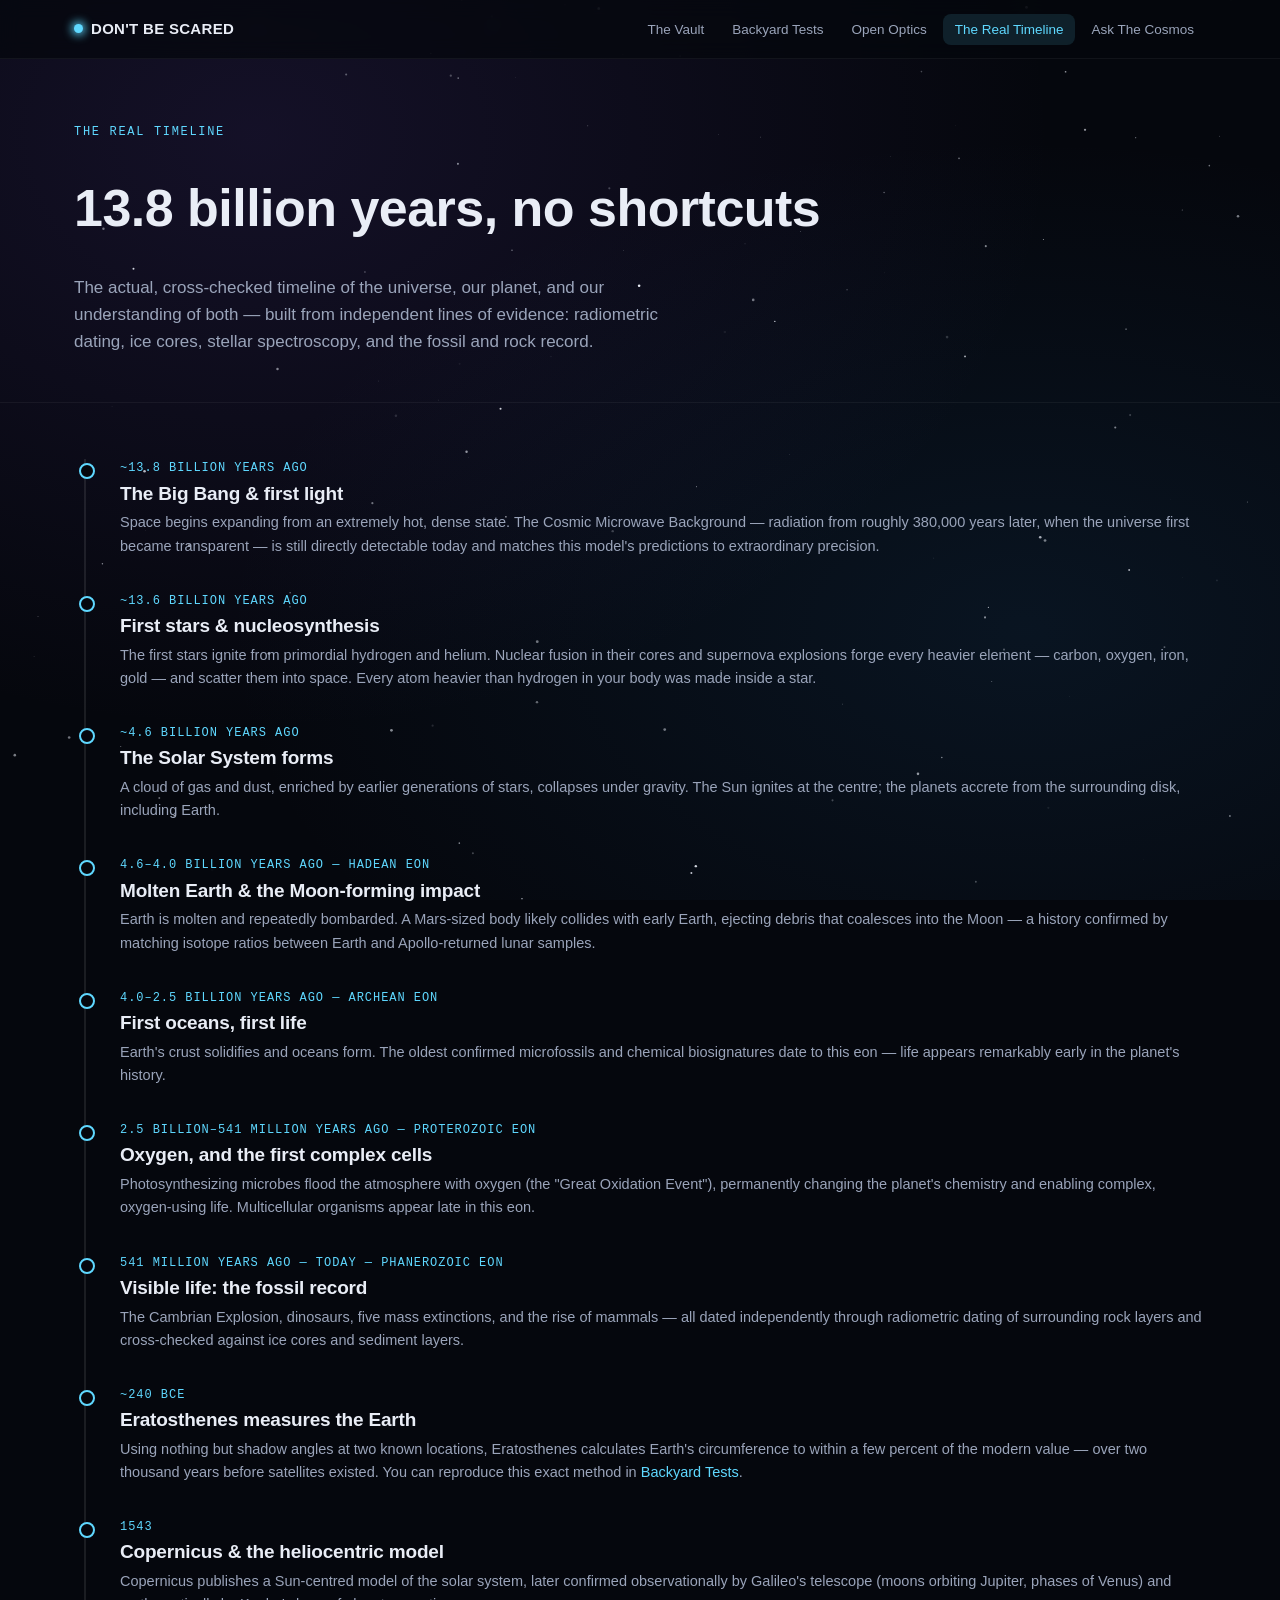
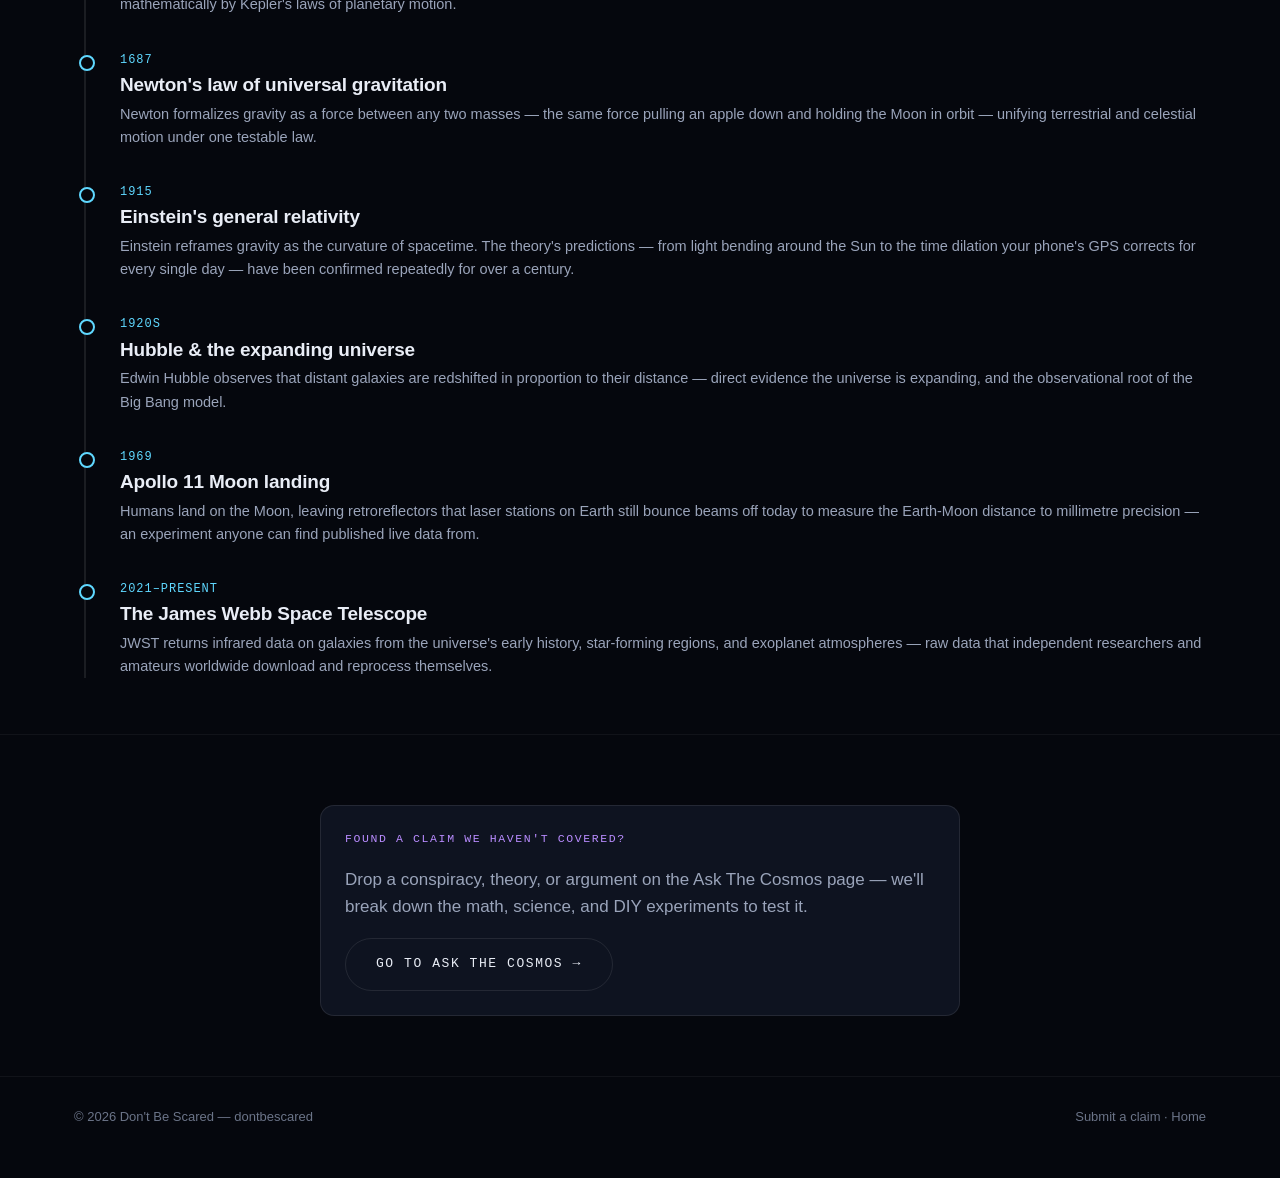
<file: timeline.html>
<!DOCTYPE html>
<html lang="en">
<head>
<meta charset="UTF-8" />
<meta name="viewport" content="width=device-width, initial-scale=1.0" />
<title>The Real Timeline — Don't Be Scared</title>
<meta name="description" content="Deep-time geology, stellar evolution, and the real history of astronomy, from the Big Bang to the James Webb Space Telescope." />
<meta property="og:type" content="website" />
<meta property="og:url" content="https://dontbescared.dontbescared-website.workers.dev/timeline.html" />
<meta property="og:title" content="The Real Timeline — Don't Be Scared" />
<meta property="og:description" content="Deep-time geology, stellar evolution, and the real history of astronomy, from the Big Bang to the James Webb Space Telescope." />
<meta property="og:image" content="https://dontbescared.dontbescared-website.workers.dev/images/og-image.png" />
<meta name="twitter:card" content="summary_large_image" />
<meta name="twitter:title" content="The Real Timeline — Don't Be Scared" />
<meta name="twitter:description" content="Deep-time geology, stellar evolution, and the real history of astronomy, from the Big Bang to the James Webb Space Telescope." />
<meta name="twitter:image" content="https://dontbescared.dontbescared-website.workers.dev/images/og-image.png" />
<link rel="icon" href="data:image/svg+xml,<svg xmlns=%22http://www.w3.org/2000/svg%22 viewBox=%220 0 100 100%22><circle cx=%2250%22 cy=%2250%22 r=%2242%22 fill=%22%2305070d%22 stroke=%22%235fd8ff%22 stroke-width=%224%22/><circle cx=%2250%22 cy=%2250%22 r=%226%22 fill=%22%235fd8ff%22/></svg>" />
<link rel="stylesheet" href="css/style.css" />
</head>
<body>
<canvas id="starfield" aria-hidden="true"></canvas>

<header class="site-header">
  <nav class="nav">
    <a class="brand" href="index.html"><span class="brand-mark"></span> DON'T BE SCARED</a>
    <button class="nav-toggle" aria-label="Toggle navigation">&#9776;</button>
    <ul class="nav-links">
      <li><a href="vault.html">The Vault</a></li>
      <li><a href="backyard-tests.html">Backyard Tests</a></li>
      <li><a href="open-optics.html">Open Optics</a></li>
      <li><a href="timeline.html">The Real Timeline</a></li>
      <li><a href="ask.html">Ask The Cosmos</a></li>
    </ul>
  </nav>
</header>

<div class="page-hero">
  <div class="wrap">
    <div class="eyebrow">The Real Timeline</div>
    <h1>13.8 billion years, no shortcuts</h1>
    <p class="lede">
      The actual, cross-checked timeline of the universe, our planet,
      and our understanding of both &mdash; built from independent lines
      of evidence: radiometric dating, ice cores, stellar spectroscopy,
      and the fossil and rock record.
    </p>
  </div>
</div>

<section>
  <div class="wrap">
    <div class="timeline">

      <div class="tl-item">
        <div class="tl-era">~13.8 billion years ago</div>
        <h3>The Big Bang &amp; first light</h3>
        <p>Space begins expanding from an extremely hot, dense state. The Cosmic Microwave Background &mdash; radiation from roughly 380,000 years later, when the universe first became transparent &mdash; is still directly detectable today and matches this model's predictions to extraordinary precision.</p>
      </div>

      <div class="tl-item">
        <div class="tl-era">~13.6 billion years ago</div>
        <h3>First stars &amp; nucleosynthesis</h3>
        <p>The first stars ignite from primordial hydrogen and helium. Nuclear fusion in their cores and supernova explosions forge every heavier element &mdash; carbon, oxygen, iron, gold &mdash; and scatter them into space. Every atom heavier than hydrogen in your body was made inside a star.</p>
      </div>

      <div class="tl-item">
        <div class="tl-era">~4.6 billion years ago</div>
        <h3>The Solar System forms</h3>
        <p>A cloud of gas and dust, enriched by earlier generations of stars, collapses under gravity. The Sun ignites at the centre; the planets accrete from the surrounding disk, including Earth.</p>
      </div>

      <div class="tl-item">
        <div class="tl-era">4.6&ndash;4.0 billion years ago &mdash; Hadean Eon</div>
        <h3>Molten Earth &amp; the Moon-forming impact</h3>
        <p>Earth is molten and repeatedly bombarded. A Mars-sized body likely collides with early Earth, ejecting debris that coalesces into the Moon &mdash; a history confirmed by matching isotope ratios between Earth and Apollo-returned lunar samples.</p>
      </div>

      <div class="tl-item">
        <div class="tl-era">4.0&ndash;2.5 billion years ago &mdash; Archean Eon</div>
        <h3>First oceans, first life</h3>
        <p>Earth's crust solidifies and oceans form. The oldest confirmed microfossils and chemical biosignatures date to this eon &mdash; life appears remarkably early in the planet's history.</p>
      </div>

      <div class="tl-item">
        <div class="tl-era">2.5 billion&ndash;541 million years ago &mdash; Proterozoic Eon</div>
        <h3>Oxygen, and the first complex cells</h3>
        <p>Photosynthesizing microbes flood the atmosphere with oxygen (the "Great Oxidation Event"), permanently changing the planet's chemistry and enabling complex, oxygen-using life. Multicellular organisms appear late in this eon.</p>
      </div>

      <div class="tl-item">
        <div class="tl-era">541 million years ago &mdash; today &mdash; Phanerozoic Eon</div>
        <h3>Visible life: the fossil record</h3>
        <p>The Cambrian Explosion, dinosaurs, five mass extinctions, and the rise of mammals &mdash; all dated independently through radiometric dating of surrounding rock layers and cross-checked against ice cores and sediment layers.</p>
      </div>

      <div class="tl-item">
        <div class="tl-era">~240 BCE</div>
        <h3>Eratosthenes measures the Earth</h3>
        <p>Using nothing but shadow angles at two known locations, Eratosthenes calculates Earth's circumference to within a few percent of the modern value &mdash; over two thousand years before satellites existed. You can reproduce this exact method in <a href="backyard-tests.html#eratosthenes">Backyard Tests</a>.</p>
      </div>

      <div class="tl-item">
        <div class="tl-era">1543</div>
        <h3>Copernicus &amp; the heliocentric model</h3>
        <p>Copernicus publishes a Sun-centred model of the solar system, later confirmed observationally by Galileo's telescope (moons orbiting Jupiter, phases of Venus) and mathematically by Kepler's laws of planetary motion.</p>
      </div>

      <div class="tl-item">
        <div class="tl-era">1687</div>
        <h3>Newton's law of universal gravitation</h3>
        <p>Newton formalizes gravity as a force between any two masses &mdash; the same force pulling an apple down and holding the Moon in orbit &mdash; unifying terrestrial and celestial motion under one testable law.</p>
      </div>

      <div class="tl-item">
        <div class="tl-era">1915</div>
        <h3>Einstein's general relativity</h3>
        <p>Einstein reframes gravity as the curvature of spacetime. The theory's predictions &mdash; from light bending around the Sun to the time dilation your phone's GPS corrects for every single day &mdash; have been confirmed repeatedly for over a century.</p>
      </div>

      <div class="tl-item">
        <div class="tl-era">1920s</div>
        <h3>Hubble &amp; the expanding universe</h3>
        <p>Edwin Hubble observes that distant galaxies are redshifted in proportion to their distance &mdash; direct evidence the universe is expanding, and the observational root of the Big Bang model.</p>
      </div>

      <div class="tl-item">
        <div class="tl-era">1969</div>
        <h3>Apollo 11 Moon landing</h3>
        <p>Humans land on the Moon, leaving retroreflectors that laser stations on Earth still bounce beams off today to measure the Earth-Moon distance to millimetre precision &mdash; an experiment anyone can find published live data from.</p>
      </div>

      <div class="tl-item">
        <div class="tl-era">2021&ndash;present</div>
        <h3>The James Webb Space Telescope</h3>
        <p>JWST returns infrared data on galaxies from the universe's early history, star-forming regions, and exoplanet atmospheres &mdash; raw data that independent researchers and amateurs worldwide download and reprocess themselves.</p>
      </div>

    </div>
  </div>
</section>

<section class="footer-cta">
  <div class="wrap">
    <div class="ask-box compact">
      <div class="ask-head">Found a claim we haven't covered?</div>
      <p class="lede" style="margin-bottom:18px;">Drop a conspiracy, theory, or argument on the Ask The Cosmos page &mdash; we'll break down the math, science, and DIY experiments to test it.</p>
      <a class="btn btn-outline" href="ask.html">Go to Ask The Cosmos &rarr;</a>
    </div>
  </div>
</section>

<footer class="site-footer">
  <div class="wrap" style="display:flex; justify-content:space-between; flex-wrap:wrap; gap:12px; width:100%;">
    <span>&copy; 2026 Don't Be Scared &mdash; dontbescared</span>
    <span><a href="ask.html">Submit a claim</a> &middot; <a href="index.html">Home</a></span>
  </div>
</footer>

<script src="js/main.js"></script>
<script defer src="https://static.cloudflareinsights.com/beacon.min.js" data-cf-beacon='{"token": "571442f4a4af4cac98606122544e4e83"}'></script>
</body>
</html>
</file>
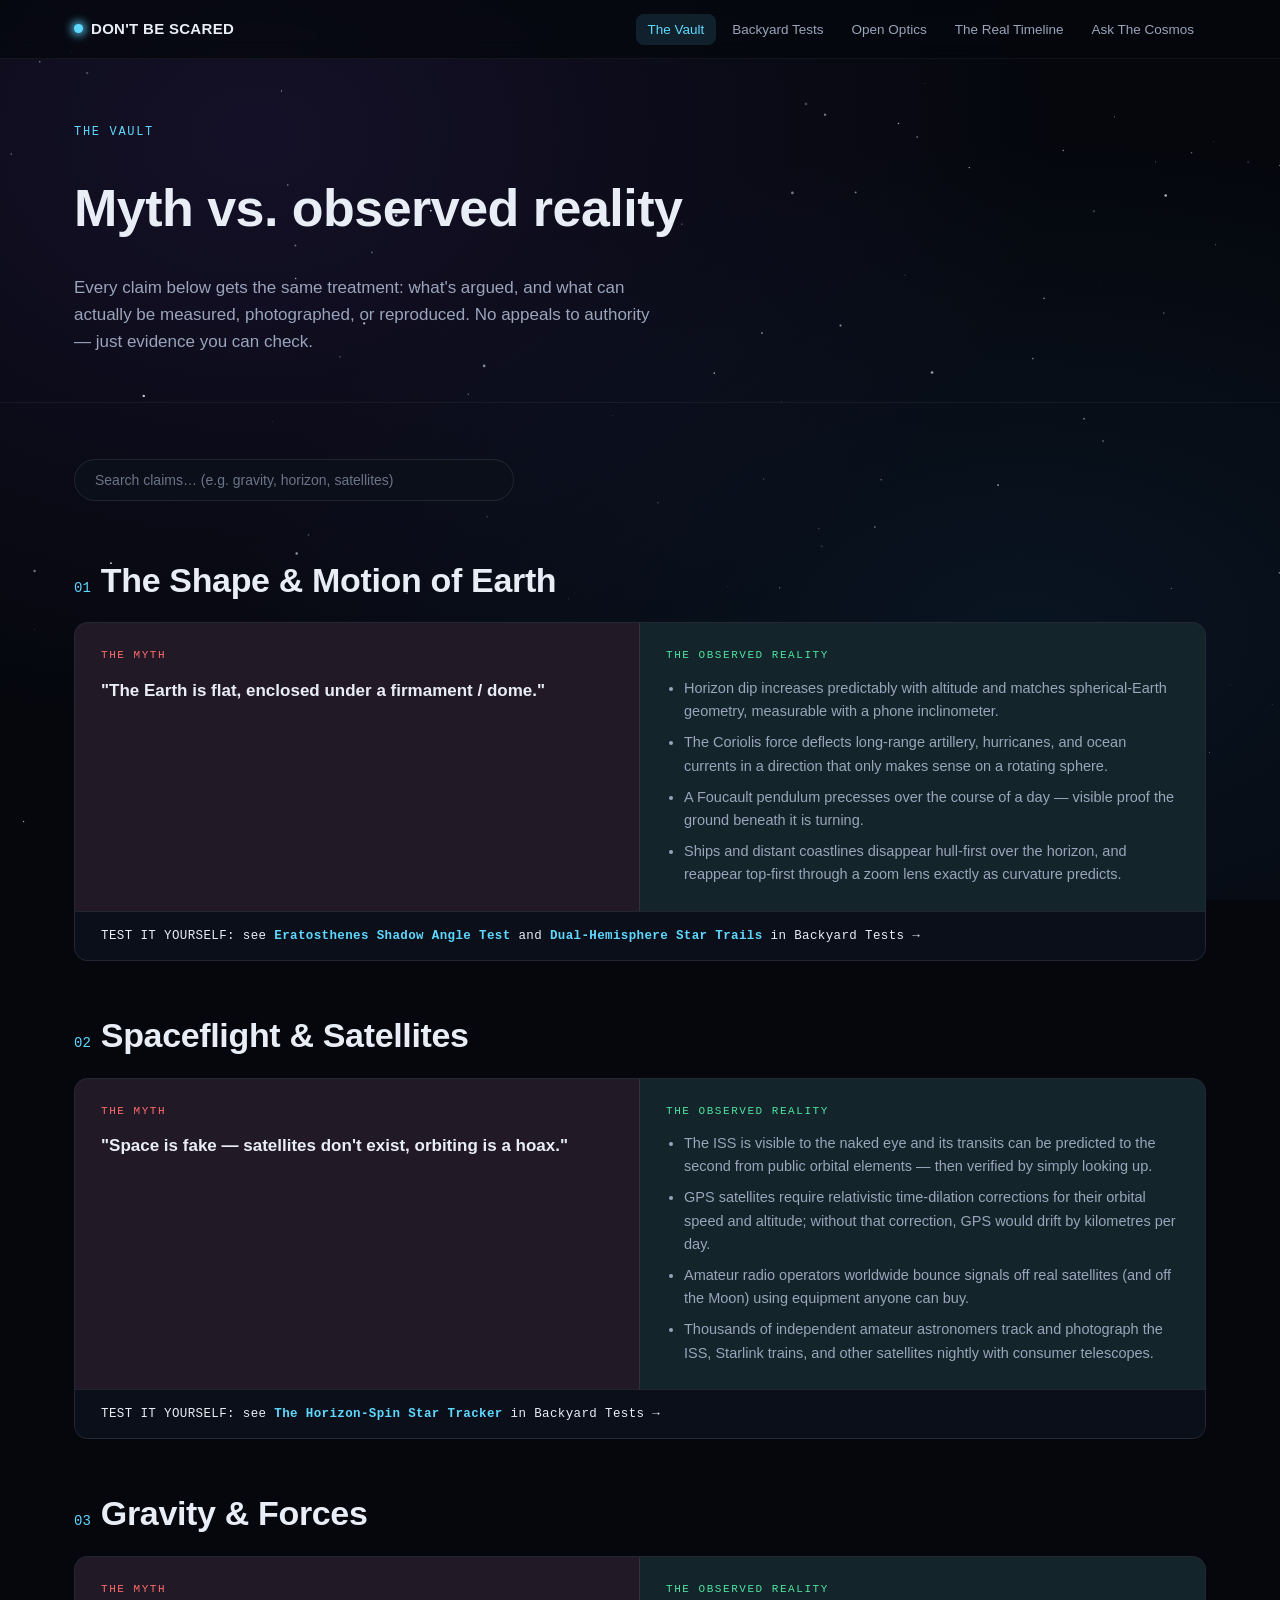
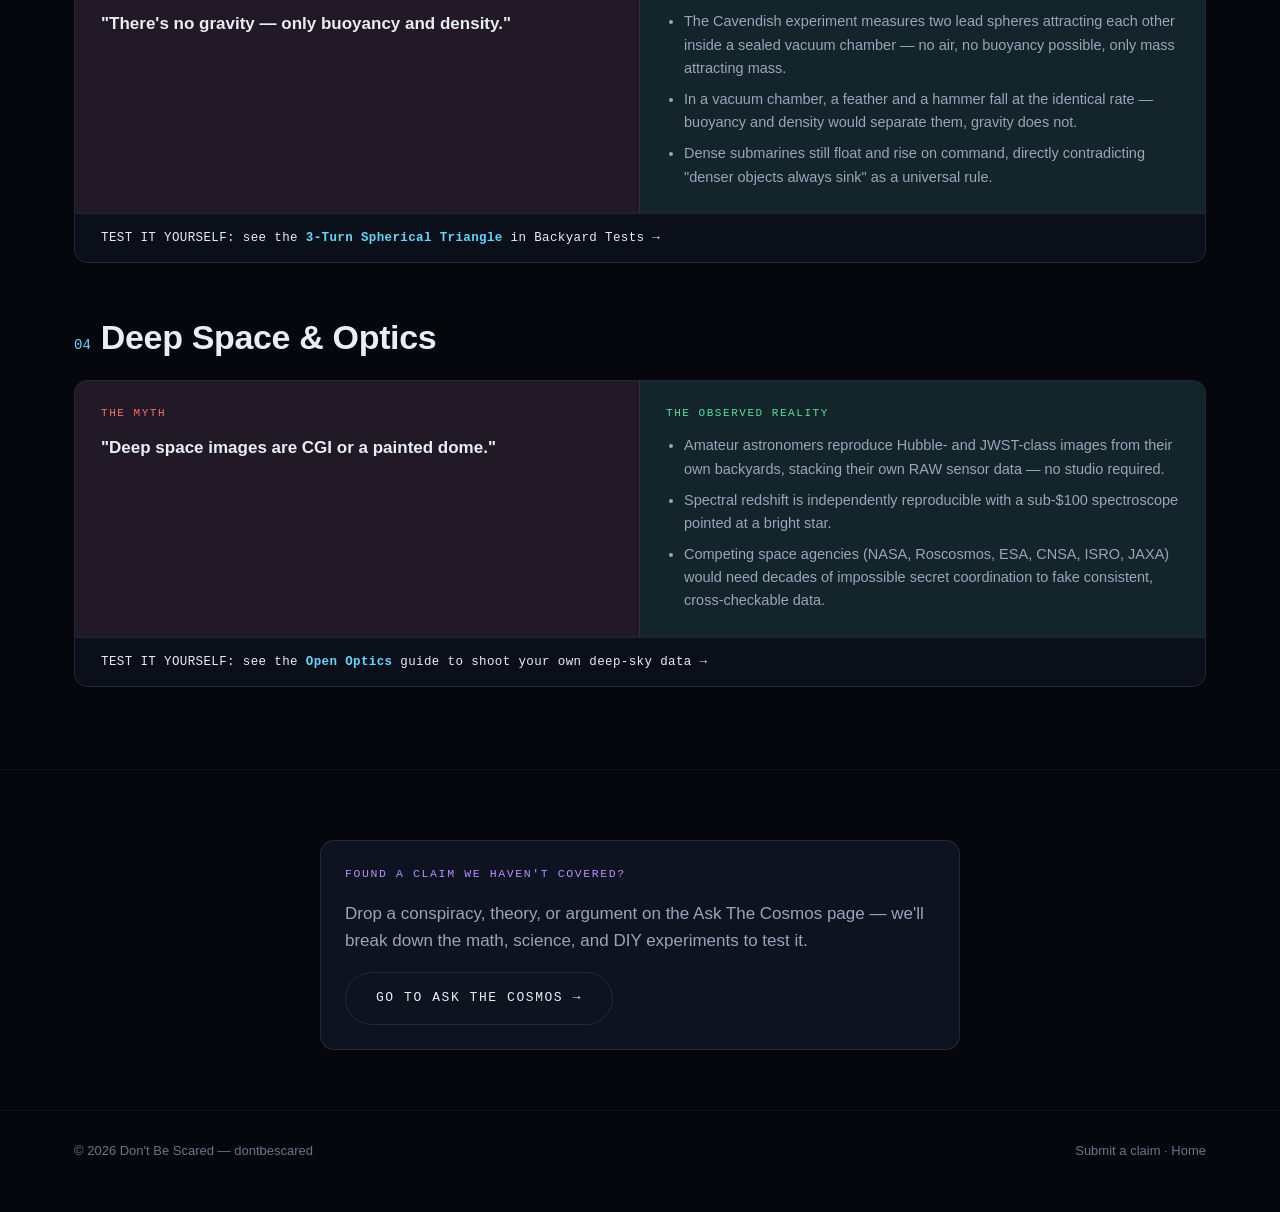
<file: vault.html>
<!DOCTYPE html>
<html lang="en">
<head>
<meta charset="UTF-8" />
<meta name="viewport" content="width=device-width, initial-scale=1.0" />
<title>The Vault — Don't Be Scared</title>
<meta name="description" content="Myth vs. observed reality: the core conspiracies and hoaxes, broken down against evidence, side by side." />
<meta property="og:type" content="website" />
<meta property="og:url" content="https://dontbescared.dontbescared-website.workers.dev/vault.html" />
<meta property="og:title" content="The Vault — Don't Be Scared" />
<meta property="og:description" content="Myth vs. observed reality: the core conspiracies and hoaxes, broken down against evidence, side by side." />
<meta property="og:image" content="https://dontbescared.dontbescared-website.workers.dev/images/og-image.png" />
<meta name="twitter:card" content="summary_large_image" />
<meta name="twitter:title" content="The Vault — Don't Be Scared" />
<meta name="twitter:description" content="Myth vs. observed reality: the core conspiracies and hoaxes, broken down against evidence, side by side." />
<meta name="twitter:image" content="https://dontbescared.dontbescared-website.workers.dev/images/og-image.png" />
<link rel="icon" href="data:image/svg+xml,<svg xmlns=%22http://www.w3.org/2000/svg%22 viewBox=%220 0 100 100%22><circle cx=%2250%22 cy=%2250%22 r=%2242%22 fill=%22%2305070d%22 stroke=%22%235fd8ff%22 stroke-width=%224%22/><circle cx=%2250%22 cy=%2250%22 r=%226%22 fill=%22%235fd8ff%22/></svg>" />
<link rel="stylesheet" href="css/style.css" />
</head>
<body>
<canvas id="starfield" aria-hidden="true"></canvas>

<header class="site-header">
  <nav class="nav">
    <a class="brand" href="index.html"><span class="brand-mark"></span> DON'T BE SCARED</a>
    <button class="nav-toggle" aria-label="Toggle navigation">&#9776;</button>
    <ul class="nav-links">
      <li><a href="vault.html">The Vault</a></li>
      <li><a href="backyard-tests.html">Backyard Tests</a></li>
      <li><a href="open-optics.html">Open Optics</a></li>
      <li><a href="timeline.html">The Real Timeline</a></li>
      <li><a href="ask.html">Ask The Cosmos</a></li>
    </ul>
  </nav>
</header>

<div class="page-hero">
  <div class="wrap">
    <div class="eyebrow">The Vault</div>
    <h1>Myth vs. observed reality</h1>
    <p class="lede">
      Every claim below gets the same treatment: what's argued, and what
      can actually be measured, photographed, or reproduced. No appeals
      to authority &mdash; just evidence you can check.
    </p>
  </div>
</div>

<section>
  <div class="wrap">

    <div class="search-row">
      <input type="search" id="vault-search" class="search-input" placeholder="Search claims… (e.g. gravity, horizon, satellites)" aria-label="Search The Vault" />
    </div>
    <p class="search-empty" id="vault-search-empty">No claims match your search. Try a different word, or <a href="ask.html">submit it to Ask The Cosmos</a>.</p>

    <div class="topic-block" id="earth-shape">
    <div class="topic-title">
      <span class="idx">01</span>
      <h2>The Shape &amp; Motion of Earth</h2>
    </div>
    <div class="myth-card">
      <div class="myth-card-grid">
        <div class="myth-panel">
          <div class="panel-label">The Myth</div>
          <p class="myth-claim">"The Earth is flat, enclosed under a firmament / dome."</p>
        </div>
        <div class="fact-panel">
          <div class="panel-label">The Observed Reality</div>
          <ul>
            <li>Horizon dip increases predictably with altitude and matches spherical-Earth geometry, measurable with a phone inclinometer.</li>
            <li>The Coriolis force deflects long-range artillery, hurricanes, and ocean currents in a direction that only makes sense on a rotating sphere.</li>
            <li>A Foucault pendulum precesses over the course of a day &mdash; visible proof the ground beneath it is turning.</li>
            <li>Ships and distant coastlines disappear hull-first over the horizon, and reappear top-first through a zoom lens exactly as curvature predicts.</li>
          </ul>
        </div>
      </div>
      <div class="myth-card-footer">
        TEST IT YOURSELF: see <a href="backyard-tests.html#eratosthenes">Eratosthenes Shadow Angle Test</a> and <a href="backyard-tests.html#star-trails">Dual-Hemisphere Star Trails</a> in Backyard Tests &rarr;
      </div>
    </div>
    </div>

    <div class="topic-block" id="spaceflight">
    <div class="topic-title">
      <span class="idx">02</span>
      <h2>Spaceflight &amp; Satellites</h2>
    </div>
    <div class="myth-card">
      <div class="myth-card-grid">
        <div class="myth-panel">
          <div class="panel-label">The Myth</div>
          <p class="myth-claim">"Space is fake &mdash; satellites don't exist, orbiting is a hoax."</p>
        </div>
        <div class="fact-panel">
          <div class="panel-label">The Observed Reality</div>
          <ul>
            <li>The ISS is visible to the naked eye and its transits can be predicted to the second from public orbital elements &mdash; then verified by simply looking up.</li>
            <li>GPS satellites require relativistic time-dilation corrections for their orbital speed and altitude; without that correction, GPS would drift by kilometres per day.</li>
            <li>Amateur radio operators worldwide bounce signals off real satellites (and off the Moon) using equipment anyone can buy.</li>
            <li>Thousands of independent amateur astronomers track and photograph the ISS, Starlink trains, and other satellites nightly with consumer telescopes.</li>
          </ul>
        </div>
      </div>
      <div class="myth-card-footer">
        TEST IT YOURSELF: see <a href="backyard-tests.html#star-tracker">The Horizon-Spin Star Tracker</a> in Backyard Tests &rarr;
      </div>
    </div>
    </div>

    <div class="topic-block" id="gravity">
    <div class="topic-title">
      <span class="idx">03</span>
      <h2>Gravity &amp; Forces</h2>
    </div>
    <div class="myth-card">
      <div class="myth-card-grid">
        <div class="myth-panel">
          <div class="panel-label">The Myth</div>
          <p class="myth-claim">"There's no gravity &mdash; only buoyancy and density."</p>
        </div>
        <div class="fact-panel">
          <div class="panel-label">The Observed Reality</div>
          <ul>
            <li>The Cavendish experiment measures two lead spheres attracting each other inside a sealed vacuum chamber &mdash; no air, no buoyancy possible, only mass attracting mass.</li>
            <li>In a vacuum chamber, a feather and a hammer fall at the identical rate &mdash; buoyancy and density would separate them, gravity does not.</li>
            <li>Dense submarines still float and rise on command, directly contradicting "denser objects always sink" as a universal rule.</li>
          </ul>
        </div>
      </div>
      <div class="myth-card-footer">
        TEST IT YOURSELF: see the <a href="backyard-tests.html#spherical-triangle">3-Turn Spherical Triangle</a> in Backyard Tests &rarr;
      </div>
    </div>
    </div>

    <div class="topic-block" id="deep-space">
    <div class="topic-title">
      <span class="idx">04</span>
      <h2>Deep Space &amp; Optics</h2>
    </div>
    <div class="myth-card">
      <div class="myth-card-grid">
        <div class="myth-panel">
          <div class="panel-label">The Myth</div>
          <p class="myth-claim">"Deep space images are CGI or a painted dome."</p>
        </div>
        <div class="fact-panel">
          <div class="panel-label">The Observed Reality</div>
          <ul>
            <li>Amateur astronomers reproduce Hubble- and JWST-class images from their own backyards, stacking their own RAW sensor data &mdash; no studio required.</li>
            <li>Spectral redshift is independently reproducible with a sub-$100 spectroscope pointed at a bright star.</li>
            <li>Competing space agencies (NASA, Roscosmos, ESA, CNSA, ISRO, JAXA) would need decades of impossible secret coordination to fake consistent, cross-checkable data.</li>
          </ul>
        </div>
      </div>
      <div class="myth-card-footer">
        TEST IT YOURSELF: see the <a href="open-optics.html">Open Optics</a> guide to shoot your own deep-sky data &rarr;
      </div>
    </div>
    </div>

  </div>
</section>

<section class="footer-cta">
  <div class="wrap">
    <div class="ask-box compact">
      <div class="ask-head">Found a claim we haven't covered?</div>
      <p class="lede" style="margin-bottom:18px;">Drop a conspiracy, theory, or argument on the Ask The Cosmos page &mdash; we'll break down the math, science, and DIY experiments to test it.</p>
      <a class="btn btn-outline" href="ask.html">Go to Ask The Cosmos &rarr;</a>
    </div>
  </div>
</section>

<footer class="site-footer">
  <div class="wrap" style="display:flex; justify-content:space-between; flex-wrap:wrap; gap:12px; width:100%;">
    <span>&copy; 2026 Don't Be Scared &mdash; dontbescared</span>
    <span><a href="ask.html">Submit a claim</a> &middot; <a href="index.html">Home</a></span>
  </div>
</footer>

<script src="js/main.js"></script>
<script src="js/vault-search.js"></script>
<script defer src="https://static.cloudflareinsights.com/beacon.min.js" data-cf-beacon='{"token": "571442f4a4af4cac98606122544e4e83"}'></script>
</body>
</html>
</file>
<file: css/style.css>
/* ---------- Design tokens ---------- */
:root {
  --bg: #05070d;
  --bg-elevated: #0b0f1a;
  --bg-card: #0e1320;
  --border: rgba(255, 255, 255, 0.09);
  --border-soft: rgba(255, 255, 255, 0.05);
  --text: #e9edf6;
  --text-dim: #9aa4ba;
  --text-faint: #6b7488;
  --accent: #5fd8ff;
  --accent-soft: rgba(95, 216, 255, 0.12);
  --accent-2: #b98cff;
  --myth: #ff6b6b;
  --myth-soft: rgba(255, 107, 107, 0.08);
  --fact: #4fe3a0;
  --fact-soft: rgba(79, 227, 160, 0.08);
  --radius: 14px;
  --max-w: 1180px;
  --font: -apple-system, BlinkMacSystemFont, "Segoe UI", Inter, Roboto, Helvetica, Arial, sans-serif;
  --mono: ui-monospace, "SF Mono", Menlo, Consolas, "Liberation Mono", monospace;
}

* { box-sizing: border-box; }
html { scroll-behavior: smooth; }

body {
  margin: 0;
  background: var(--bg);
  color: var(--text);
  font-family: var(--font);
  line-height: 1.6;
  -webkit-font-smoothing: antialiased;
}

img, canvas { max-width: 100%; display: block; }

a { color: var(--accent); text-decoration: none; }
a:hover { text-decoration: underline; }

.wrap {
  max-width: var(--max-w);
  margin: 0 auto;
  padding: 0 24px;
}

.eyebrow {
  font-family: var(--mono);
  font-size: 12px;
  letter-spacing: 0.14em;
  text-transform: uppercase;
  color: var(--accent);
}

h1, h2, h3, h4 { line-height: 1.2; font-weight: 650; letter-spacing: -0.01em; }
h1 { font-size: clamp(32px, 5vw, 52px); }
h2 { font-size: clamp(24px, 3.4vw, 34px); margin-bottom: 6px; }
h3 { font-size: 19px; }
p { color: var(--text-dim); }

.lede {
  color: var(--text-dim);
  font-size: 17px;
  max-width: 62ch;
}

/* ---------- Starfield canvas ---------- */
#starfield {
  position: fixed;
  inset: 0;
  width: 100%;
  height: 100%;
  z-index: -2;
  background:
    radial-gradient(ellipse at 20% 15%, rgba(90, 60, 160, 0.18), transparent 55%),
    radial-gradient(ellipse at 80% 70%, rgba(30, 90, 140, 0.16), transparent 55%),
    var(--bg);
}

/* ---------- Nav ---------- */
.site-header {
  position: sticky;
  top: 0;
  z-index: 40;
  backdrop-filter: blur(10px);
  background: rgba(5, 7, 13, 0.72);
  border-bottom: 1px solid var(--border-soft);
}

.nav {
  display: flex;
  align-items: center;
  justify-content: space-between;
  padding: 16px 24px;
  max-width: var(--max-w);
  margin: 0 auto;
}

.brand {
  font-weight: 700;
  font-size: 15px;
  letter-spacing: 0.02em;
  color: var(--text);
  display: flex;
  align-items: center;
  gap: 8px;
}
.brand:hover { text-decoration: none; }
.brand-mark {
  width: 9px; height: 9px; border-radius: 50%;
  background: var(--accent);
  box-shadow: 0 0 10px 2px var(--accent);
}

.nav-links {
  display: flex;
  gap: 4px;
  align-items: center;
  list-style: none;
  margin: 0;
  padding: 0;
}

.nav-links a {
  color: var(--text-dim);
  font-size: 13.5px;
  padding: 8px 12px;
  border-radius: 8px;
  transition: color .15s, background .15s;
}
.nav-links a:hover { color: var(--text); background: var(--bg-elevated); text-decoration: none; }
.nav-links a.active { color: var(--accent); background: var(--accent-soft); }

.nav-toggle {
  display: none;
  background: none;
  border: 1px solid var(--border);
  color: var(--text);
  border-radius: 8px;
  width: 38px; height: 38px;
  font-size: 16px;
  cursor: pointer;
}

@media (max-width: 880px) {
  .nav-toggle { display: block; }
  .nav-links {
    position: absolute;
    top: 100%; left: 0; right: 0;
    flex-direction: column;
    align-items: stretch;
    background: var(--bg-elevated);
    border-bottom: 1px solid var(--border);
    padding: 8px;
    display: none;
  }
  .nav-links.open { display: flex; }
  .nav-links a { padding: 12px 14px; }
}

/* ---------- Splash ---------- */
.splash {
  min-height: 100vh;
  display: flex;
  flex-direction: column;
  align-items: center;
  justify-content: center;
  text-align: center;
  padding: 40px 24px;
  position: relative;
}

.splash-mark {
  font-family: var(--mono);
  font-size: 12px;
  letter-spacing: 0.22em;
  text-transform: uppercase;
  color: var(--text-faint);
  margin-bottom: 22px;
}

.splash h1 {
  max-width: 15ch;
  margin: 0 0 22px;
  background: linear-gradient(135deg, #ffffff 20%, var(--accent) 65%, var(--accent-2) 100%);
  -webkit-background-clip: text;
  background-clip: text;
  color: transparent;
}

.splash p.statement {
  max-width: 58ch;
  font-size: clamp(15px, 2vw, 18px);
  color: var(--text-dim);
  margin-bottom: 40px;
}

.btn {
  display: inline-flex;
  align-items: center;
  gap: 10px;
  font-family: var(--mono);
  font-size: 13px;
  letter-spacing: 0.12em;
  text-transform: uppercase;
  padding: 15px 30px;
  border-radius: 999px;
  border: 1px solid var(--accent);
  color: var(--bg);
  background: var(--accent);
  cursor: pointer;
  transition: transform .15s, box-shadow .15s, background .15s;
  box-shadow: 0 0 0 0 rgba(95,216,255,0);
}
.btn:hover {
  text-decoration: none;
  transform: translateY(-1px);
  box-shadow: 0 8px 30px -8px rgba(95,216,255,0.55);
}

.btn-outline {
  background: transparent;
  color: var(--text);
  border: 1px solid var(--border);
}
.btn-outline:hover { border-color: var(--accent); color: var(--accent); box-shadow: 0 8px 24px -12px rgba(95,216,255,0.35); }

.splash-scroll {
  position: absolute;
  bottom: 28px;
  font-family: var(--mono);
  font-size: 11px;
  color: var(--text-faint);
  letter-spacing: 0.1em;
  animation: bob 2.4s ease-in-out infinite;
}
@keyframes bob { 0%,100% { transform: translateY(0);} 50% { transform: translateY(6px);} }

/* ---------- Warp launch transition ---------- */
.splash-mark, .splash h1, .splash p.statement, .splash-scroll, .splash .btn {
  transition: opacity .5s ease, transform .5s ease;
}
.splash.warping .splash-mark,
.splash.warping h1,
.splash.warping p.statement,
.splash.warping .splash-scroll {
  opacity: 0;
  transform: scale(0.94);
}
.splash.warping .btn {
  opacity: 0;
  transform: scale(1.5);
  pointer-events: none;
  transition: opacity .35s ease, transform .6s ease;
}

/* ---------- Page hero ---------- */
.page-hero {
  padding: 64px 0 30px;
  border-bottom: 1px solid var(--border-soft);
}

/* ---------- Sections ---------- */
section { padding: 56px 0; }
section.tight { padding: 32px 0; }
.section-head { margin-bottom: 34px; }

/* ---------- Myth vs Fact card ---------- */
.myth-card {
  border: 1px solid var(--border);
  border-radius: var(--radius);
  overflow: hidden;
  margin-bottom: 26px;
  background: var(--bg-card);
}

.myth-card-grid {
  display: grid;
  grid-template-columns: 1fr 1fr;
}
@media (max-width: 760px) {
  .myth-card-grid { grid-template-columns: 1fr; }
}

.myth-panel, .fact-panel {
  padding: 24px 26px;
}
.myth-panel {
  background: var(--myth-soft);
  border-right: 1px solid var(--border);
}
@media (max-width: 760px) {
  .myth-panel { border-right: none; border-bottom: 1px solid var(--border); }
}
.fact-panel { background: var(--fact-soft); }

.panel-label {
  font-family: var(--mono);
  font-size: 11px;
  letter-spacing: 0.14em;
  text-transform: uppercase;
  margin-bottom: 12px;
  display: flex;
  align-items: center;
  gap: 8px;
}
.myth-panel .panel-label { color: var(--myth); }
.fact-panel .panel-label { color: var(--fact); }

.myth-claim {
  font-size: 17px;
  font-weight: 600;
  color: var(--text);
  margin: 0;
}

.fact-panel ul {
  margin: 0;
  padding-left: 18px;
  color: var(--text-dim);
}
.fact-panel li { margin-bottom: 8px; font-size: 14.5px; }
.fact-panel li:last-child { margin-bottom: 0; }

.myth-card-footer {
  padding: 14px 26px;
  border-top: 1px solid var(--border);
  background: var(--bg-elevated);
  font-family: var(--mono);
  font-size: 12.5px;
  letter-spacing: 0.03em;
}
.myth-card-footer a { font-weight: 600; }

.topic-title {
  display: flex;
  align-items: baseline;
  gap: 10px;
  margin-bottom: 16px;
}
.topic-title .idx {
  font-family: var(--mono);
  color: var(--accent);
  font-size: 14px;
}

/* ---------- Generic card grid ---------- */
.grid-2 { display: grid; grid-template-columns: 1fr 1fr; gap: 20px; }
.grid-3 { display: grid; grid-template-columns: repeat(3, 1fr); gap: 20px; }
@media (max-width: 900px) { .grid-2, .grid-3 { grid-template-columns: 1fr; } }

.card {
  border: 1px solid var(--border);
  background: var(--bg-card);
  border-radius: var(--radius);
  padding: 26px;
}

/* ---------- Experiment card (Backyard Tests) ---------- */
.exp-card {
  border: 1px solid var(--border);
  background: var(--bg-card);
  border-radius: var(--radius);
  padding: 30px;
  margin-bottom: 24px;
  scroll-margin-top: 90px;
}
.exp-meta {
  display: flex;
  flex-wrap: wrap;
  gap: 10px;
  margin: 14px 0 20px;
}
.chip {
  font-family: var(--mono);
  font-size: 11.5px;
  letter-spacing: 0.04em;
  padding: 6px 11px;
  border-radius: 999px;
  border: 1px solid var(--border);
  color: var(--text-dim);
  background: var(--bg-elevated);
}
.exp-steps {
  margin: 0;
  padding-left: 20px;
  color: var(--text-dim);
}
.exp-steps li { margin-bottom: 10px; }
.exp-proof {
  margin-top: 18px;
  padding: 16px 18px;
  border-left: 3px solid var(--fact);
  background: var(--fact-soft);
  border-radius: 0 10px 10px 0;
  font-size: 14.5px;
  color: var(--text);
}

/* ---------- Timeline ---------- */
.timeline {
  position: relative;
  margin-left: 10px;
  padding-left: 34px;
  border-left: 2px solid var(--border);
}
.tl-item {
  position: relative;
  padding-bottom: 34px;
}
.tl-item:last-child { padding-bottom: 0; }
.tl-item::before {
  content: "";
  position: absolute;
  left: -41px;
  top: 4px;
  width: 12px; height: 12px;
  border-radius: 50%;
  background: var(--bg);
  border: 2px solid var(--accent);
}
.tl-era {
  font-family: var(--mono);
  font-size: 12px;
  letter-spacing: 0.08em;
  color: var(--accent);
  text-transform: uppercase;
  margin-bottom: 4px;
}
.tl-item h3 { margin: 0 0 6px; }
.tl-item p { margin: 0; font-size: 14.5px; }

/* ---------- Optics guide ---------- */
.tier-table {
  width: 100%;
  border-collapse: collapse;
  margin-top: 10px;
  font-size: 14.5px;
}
.tier-table th, .tier-table td {
  text-align: left;
  padding: 12px 14px;
  border-bottom: 1px solid var(--border-soft);
}
.tier-table th {
  font-family: var(--mono);
  font-size: 11.5px;
  letter-spacing: 0.08em;
  text-transform: uppercase;
  color: var(--text-faint);
}
.tier-table td { color: var(--text-dim); }
.tier-table td:first-child, .tier-table th:first-child { color: var(--text); font-weight: 600; }

.steps-numbered {
  list-style: none;
  counter-reset: step;
  padding: 0;
  margin: 18px 0 0;
}
.steps-numbered li {
  counter-increment: step;
  position: relative;
  padding-left: 42px;
  margin-bottom: 16px;
  color: var(--text-dim);
  font-size: 14.5px;
}
.steps-numbered li::before {
  content: counter(step);
  position: absolute;
  left: 0; top: -2px;
  width: 26px; height: 26px;
  border-radius: 50%;
  border: 1px solid var(--accent);
  color: var(--accent);
  font-family: var(--mono);
  font-size: 12px;
  display: flex; align-items: center; justify-content: center;
}

/* ---------- Ask the Cosmos form ---------- */
.ask-box {
  border: 1px solid var(--border);
  background: var(--bg-card);
  border-radius: var(--radius);
  padding: 32px;
}
.ask-box.compact { padding: 24px; }
.ask-head {
  font-family: var(--mono);
  font-size: 11.5px;
  letter-spacing: 0.14em;
  text-transform: uppercase;
  color: var(--accent-2);
  margin-bottom: 14px;
}
.hidden-field { position: absolute; left: -9999px; width: 1px; height: 1px; opacity: 0; }
.form-row { margin-bottom: 16px; }
.form-row label {
  display: block;
  font-size: 13px;
  color: var(--text-dim);
  margin-bottom: 6px;
}
.form-row input, .form-row textarea, .form-row select {
  width: 100%;
  background: var(--bg-elevated);
  border: 1px solid var(--border);
  border-radius: 10px;
  padding: 12px 14px;
  color: var(--text);
  font-family: var(--font);
  font-size: 14.5px;
  resize: vertical;
}
.form-row input:focus, .form-row textarea:focus, .form-row select:focus {
  outline: none;
  border-color: var(--accent);
  box-shadow: 0 0 0 3px rgba(95, 216, 255, 0.15);
}
.form-note { font-size: 12.5px; color: var(--text-faint); margin-top: 14px; }
.form-status { font-size: 13.5px; margin-top: 12px; display: none; }
.form-status.show { display: block; }
.form-status.ok { color: var(--fact); }
.form-status.err { color: var(--myth); }

/* ---------- Search inputs ---------- */
.search-row { margin-bottom: 30px; }
.search-input {
  width: 100%;
  max-width: 440px;
  background: var(--bg-elevated);
  border: 1px solid var(--border);
  border-radius: 999px;
  padding: 12px 20px;
  color: var(--text);
  font-family: var(--font);
  font-size: 14px;
}
.search-input::placeholder { color: var(--text-faint); }
.search-input:focus {
  outline: none;
  border-color: var(--accent);
  box-shadow: 0 0 0 3px rgba(95, 216, 255, 0.15);
}
.search-empty {
  display: none;
  color: var(--text-faint);
  font-size: 14px;
  padding: 20px 0;
}

/* ---------- Debunks backlog ---------- */
.debunk-item {
  border: 1px solid var(--border);
  border-radius: var(--radius);
  background: var(--bg-card);
  padding: 22px 24px;
  margin-bottom: 16px;
}
.debunk-q {
  display: flex;
  gap: 10px;
  align-items: flex-start;
  margin-bottom: 10px;
}
.debunk-tag {
  font-family: var(--mono);
  font-size: 10.5px;
  letter-spacing: 0.06em;
  color: var(--myth);
  border: 1px solid rgba(255,107,107,0.35);
  background: var(--myth-soft);
  padding: 3px 8px;
  border-radius: 6px;
  white-space: nowrap;
  margin-top: 2px;
}
.debunk-q p { color: var(--text); font-weight: 600; margin: 0; font-size: 15px; }
.debunk-a { padding-left: 4px; border-left: 2px solid var(--fact); margin-left: 4px; padding-left: 16px; }
.debunk-a p { margin: 0 0 8px; font-size: 14px; }
.debunk-a p:last-child { margin-bottom: 0; }
.debunk-meta { font-family: var(--mono); font-size: 11px; color: var(--text-faint); margin-top: 10px; }
#debunk-list-status { color: var(--text-faint); font-size: 13.5px; }

/* ---------- Footer CTA ---------- */
.footer-cta {
  border-top: 1px solid var(--border-soft);
  padding: 70px 0 60px;
}
.footer-cta .ask-box { max-width: 640px; margin: 0 auto; }

.site-footer {
  border-top: 1px solid var(--border-soft);
  padding: 30px 0 50px;
  color: var(--text-faint);
  font-size: 13px;
  display: flex;
  justify-content: space-between;
  flex-wrap: wrap;
  gap: 12px;
}
.site-footer a { color: var(--text-faint); }
.site-footer a:hover { color: var(--accent); }

.anchor-links { display: flex; flex-wrap: wrap; gap: 10px; margin-top: 8px; }
.anchor-links a {
  font-family: var(--mono);
  font-size: 12px;
  padding: 6px 10px;
  border: 1px solid var(--border);
  border-radius: 8px;
  color: var(--text-dim);
}
.anchor-links a:hover { color: var(--accent); border-color: var(--accent); text-decoration: none; }
</file>
